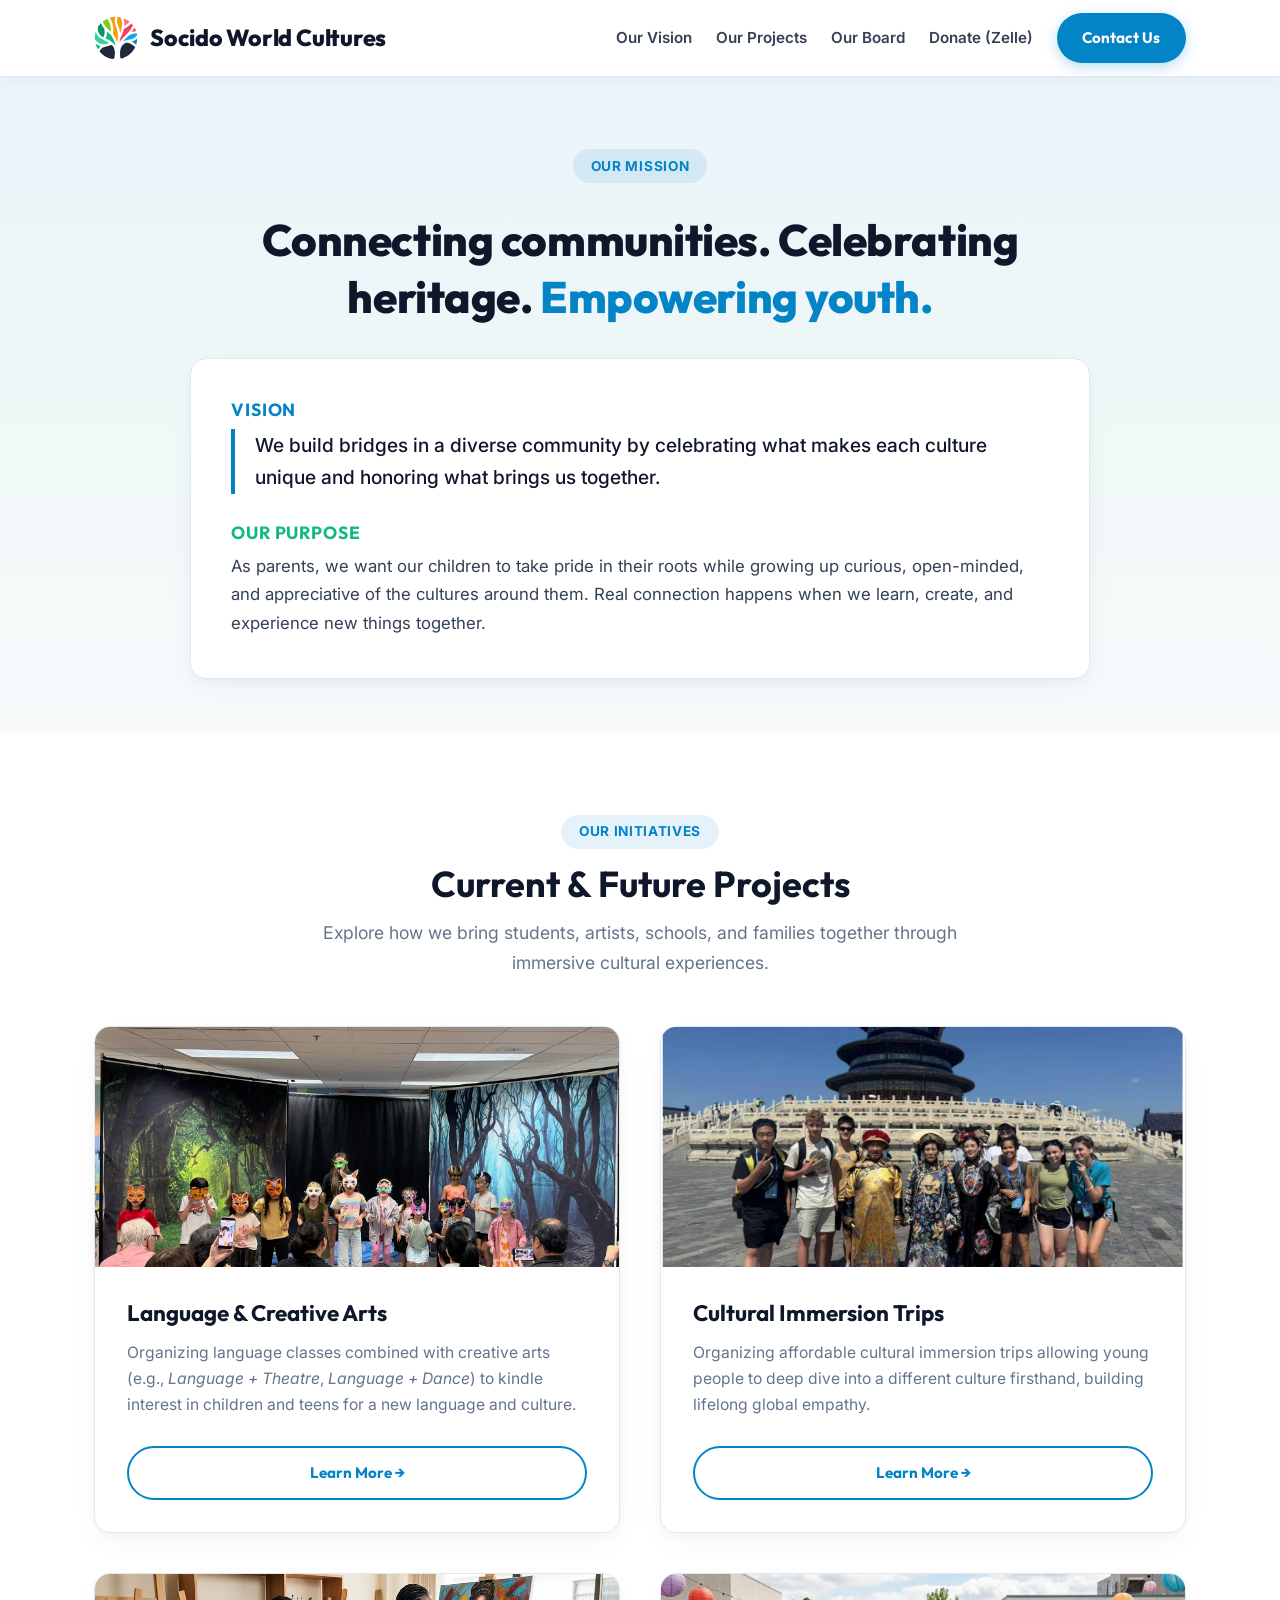
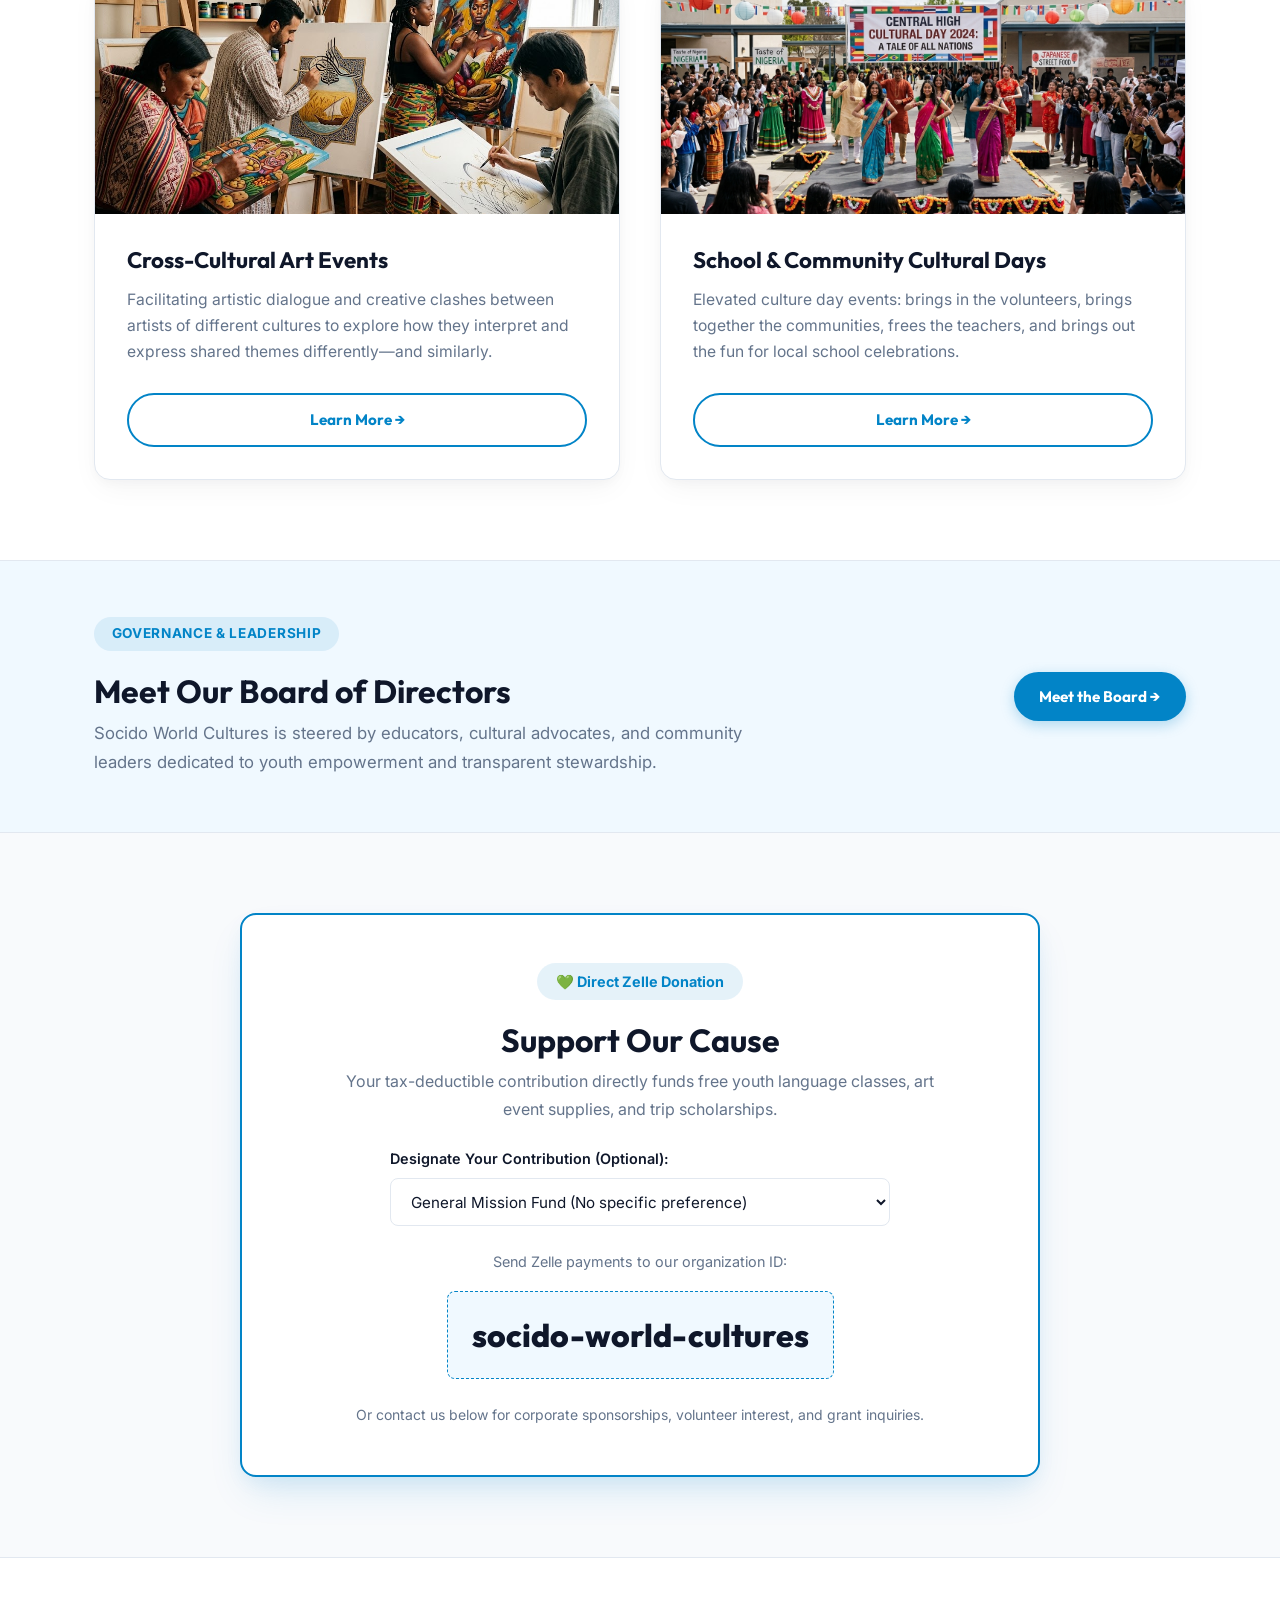
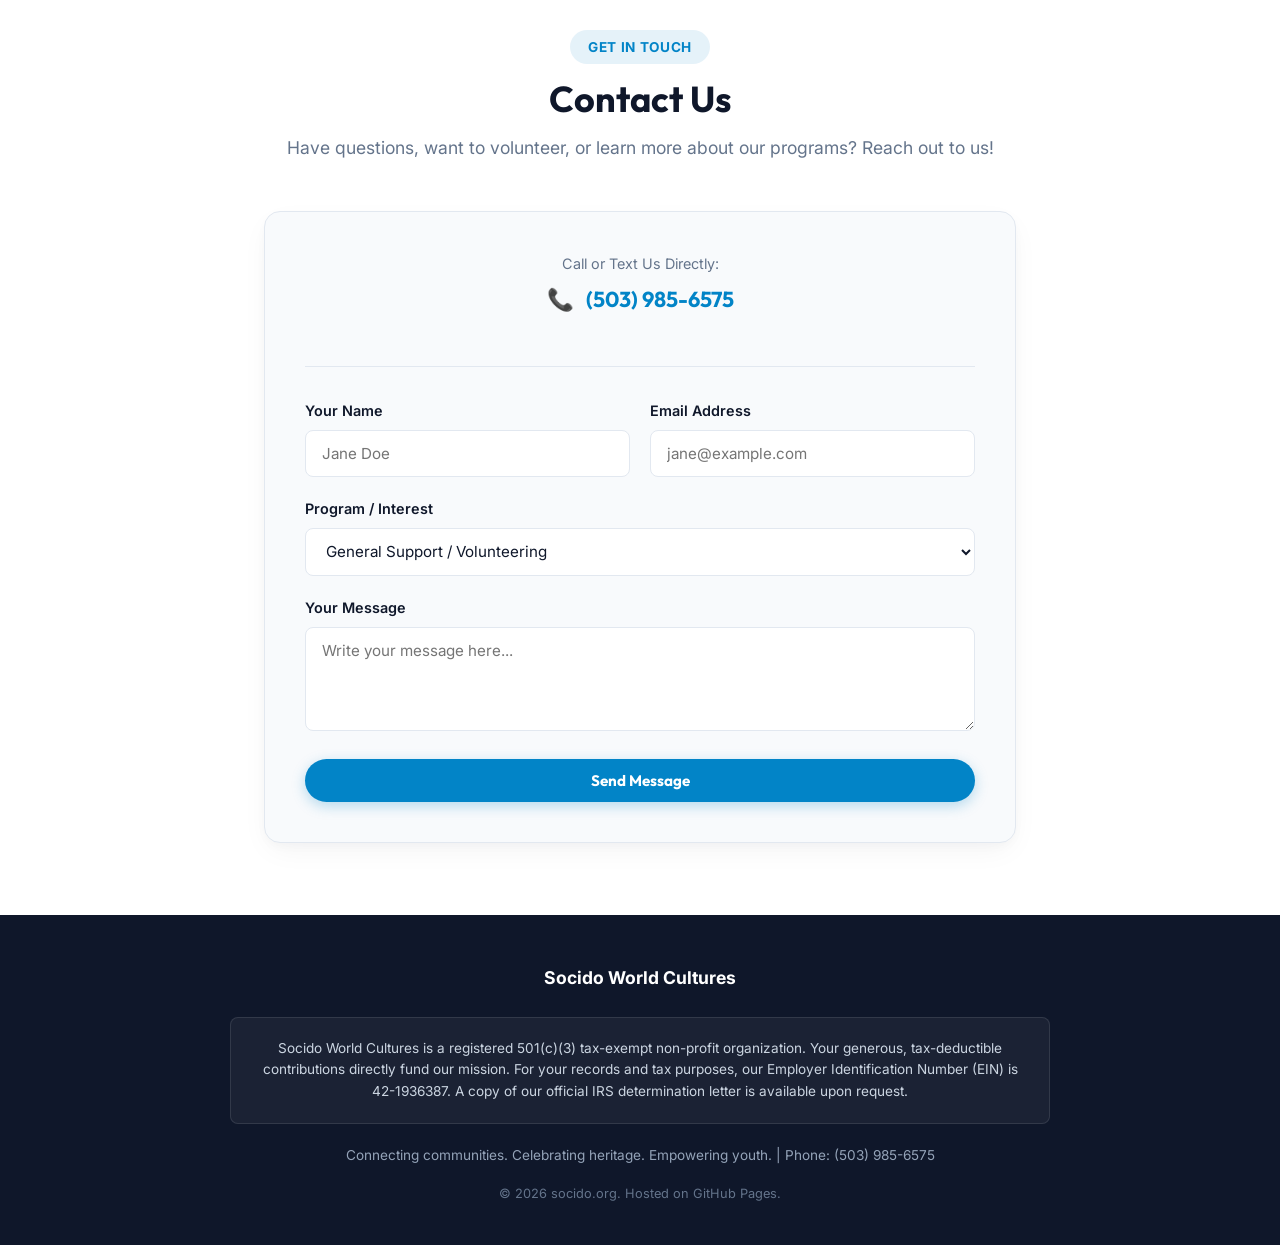
<file: index.html>
<!DOCTYPE html>
<html lang="en">
<head>
  <meta charset="UTF-8">
  <meta name="viewport" content="width=device-width, initial-scale=1.0">
  <title>Socido World Cultures — Connecting communities. Celebrating heritage. Empowering youth.</title>
  <meta name="description" content="Socido World Cultures (socido.org) is a 501(c)(3) non-profit connecting communities, celebrating heritage, and empowering youth through language & arts classes, cultural immersion trips, cross-cultural art events, and school cultural days. EIN: 42-1936387.">
  <link rel="icon" type="image/svg+xml" href="images/socido-logo.svg">
  <link rel="stylesheet" href="style.css?v=10">
</head>
<body>

  <!-- Minimal Header Bar -->
  <header class="site-header">
    <div class="container header-inner">
      <a href="index.html" class="brand-logo">
        <div class="logo-badge" aria-label="Socido World Cultures Tree Logo">
          <img src="images/socido-logo.svg" alt="Socido World Cultures Tree Logo" width="42" height="42">
        </div>
        <span>Socido World Cultures</span>
      </a>

      <nav>
        <ul class="nav-menu" id="navMenu">
          <li><a href="#vision" class="nav-link">Our Vision</a></li>
          <li><a href="#projects" class="nav-link">Our Projects</a></li>
          <li><a href="board.html" class="nav-link">Our Board</a></li>
          <li><a href="#donate" class="nav-link">Donate (Zelle)</a></li>
          <li><a href="#contact" class="btn btn-primary">Contact Us</a></li>
        </ul>
      </nav>

      <button class="mobile-toggle" id="mobileToggle" aria-label="Toggle Menu">☰</button>
    </div>
  </header>

  <main>
    <!-- Tagline & Vision Hero Section -->
    <section class="hero-vision" id="vision">
      <div class="container">
        <span class="tag">Our Mission</span>
        
        <!-- Tagline -->
        <h1 style="margin-top: 1rem; font-size: 2.75rem; color: var(--text-heading); font-weight: 800; line-height: 1.3;">
          Connecting communities. Celebrating heritage. <span class="text-highlight">Empowering youth.</span>
        </h1>

        <div class="vision-card">
          <!-- Vision -->
          <div style="margin-bottom: 1.75rem;">
            <h3 style="font-size: 1.1rem; text-transform: uppercase; color: var(--primary); letter-spacing: 0.05em; margin-bottom: 0.5rem; font-weight: 700;">Vision</h3>
            <p style="font-size: 1.2rem; font-weight: 500; line-height: 1.7; color: var(--text-heading); border-left: 4px solid var(--primary); padding-left: 1.25rem;">
              We build bridges in a diverse community by celebrating what makes each culture unique and honoring what brings us together.
            </p>
          </div>

          <!-- Our Purpose -->
          <div>
            <h3 style="font-size: 1.1rem; text-transform: uppercase; color: var(--secondary); letter-spacing: 0.05em; margin-bottom: 0.5rem; font-weight: 700;">Our Purpose</h3>
            <p style="color: var(--text-body); font-size: 1.05rem; line-height: 1.7;">
              As parents, we want our children to take pride in their roots while growing up curious, open-minded, and appreciative of the cultures around them. Real connection happens when we learn, create, and experience new things together.
            </p>
          </div>
        </div>
      </div>
    </section>

    <!-- Four Projects Boxes (Balanced 2x2 Grid) -->
    <section class="section" id="projects" style="background: #ffffff;">
      <div class="container">
        <div class="section-header">
          <span class="tag">Our Initiatives</span>
          <h2>Current & Future Projects</h2>
          <p>Explore how we bring students, artists, schools, and families together through immersive cultural experiences.</p>
        </div>

        <div class="projects-grid-2x2">
          
          <!-- Box 1: Language & Creative Arts -->
          <div class="project-box">
            <div class="project-thumb">
              <img src="images/Chinese theatre show.jpeg" alt="Language & Creative Arts - Chinese Theatre Show">
            </div>
            <div class="project-body">
              <h3>Language & Creative Arts</h3>
              <p>Organizing language classes combined with creative arts (e.g., <em>Language + Theatre</em>, <em>Language + Dance</em>) to kindle interest in children and teens for a new language and culture.</p>
              <a href="project-language-arts.html" class="btn btn-outline" style="width: 100%;">Learn More &rarr;</a>
            </div>
          </div>

          <!-- Box 2: Cultural Immersion Trips -->
          <div class="project-box">
            <div class="project-thumb">
              <img src="images/immersion trip.png" alt="Cultural Immersion Trips - Beijing Immersion">
            </div>
            <div class="project-body">
              <h3>Cultural Immersion Trips</h3>
              <p>Organizing affordable cultural immersion trips allowing young people to deep dive into a different culture firsthand, building lifelong global empathy.</p>
              <a href="project-immersion.html" class="btn btn-outline" style="width: 100%;">Learn More &rarr;</a>
            </div>
          </div>

          <!-- Box 3: Cross-Cultural Art Events -->
          <div class="project-box">
            <div class="project-thumb">
              <img src="images/artists working.jpeg" alt="Cross-Cultural Art Events - Artists Working Together">
            </div>
            <div class="project-body">
              <h3>Cross-Cultural Art Events</h3>
              <p>Facilitating artistic dialogue and creative clashes between artists of different cultures to explore how they interpret and express shared themes differently—and similarly.</p>
              <a href="project-art-events.html" class="btn btn-outline" style="width: 100%;">Learn More &rarr;</a>
            </div>
          </div>

          <!-- Box 4: School & Community Cultural Days -->
          <div class="project-box">
            <div class="project-thumb">
              <img src="images/school culture day.jpeg" alt="School & Community Cultural Days">
            </div>
            <div class="project-body">
              <h3>School & Community Cultural Days</h3>
              <p>Elevated culture day events: brings in the volunteers, brings together the communities, frees the teachers, and brings out the fun for local school celebrations.</p>
              <a href="project-cultural-days.html" class="btn btn-outline" style="width: 100%;">Learn More &rarr;</a>
            </div>
          </div>

        </div>
      </div>
    </section>

    <!-- Leadership & Governance Banner -->
    <section class="section" style="padding: 3.5rem 0; background: var(--bg-subtle); border-top: 1px solid var(--border-light); border-bottom: 1px solid var(--border-light);">
      <div class="container" style="display: flex; align-items: center; justify-content: space-between; gap: 2rem; flex-wrap: wrap;">
        <div style="max-width: 680px;">
          <span class="tag">Governance & Leadership</span>
          <h2 style="font-size: 2rem; margin-top: 0.5rem; margin-bottom: 0.5rem;">Meet Our Board of Directors</h2>
          <p style="color: var(--text-muted); font-size: 1.05rem;">Socido World Cultures is steered by educators, cultural advocates, and community leaders dedicated to youth empowerment and transparent stewardship.</p>
        </div>
        <div>
          <a href="board.html" class="btn btn-primary" style="white-space: nowrap;">Meet the Board &rarr;</a>
        </div>
      </div>
    </section>

    <!-- Donation Box (Zelle Info & Program Designation Dropdown) -->
    <section class="section" id="donate">
      <div class="container">
        <div class="donation-box">
          <div class="zelle-badge">💚 Direct Zelle Donation</div>
          <h2 style="font-size: 2rem; margin-bottom: 0.5rem;">Support Our Cause</h2>
          <p style="color: var(--text-muted); max-width: 620px; margin: 0 auto;">Your tax-deductible contribution directly funds free youth language classes, art event supplies, and trip scholarships.</p>

          <!-- Contribution Purpose Dropdown (Optional Choice Included) -->
          <div class="donation-select-group">
            <label for="donationPurpose">Designate Your Contribution (Optional):</label>
            <select id="donationPurpose">
              <option value="">General Mission Fund (No specific preference)</option>
              <option value="Language & Creative Arts">Language & Creative Arts (Free Classes & Theatre Camps)</option>
              <option value="Cultural Immersion Trips">Cultural Immersion Trips (Youth Travel Scholarships)</option>
              <option value="Cross-Cultural Art Events">Cross-Cultural Art Events & Exhibitions</option>
              <option value="School & Community Cultural Days">School & Community Cultural Days</option>
            </select>
          </div>

          <div style="margin-top: 1.5rem;">
            <span style="font-size: 0.9rem; color: var(--text-muted); display: block;">Send Zelle payments to our organization ID:</span>
            <div class="zelle-handle">socido-world-cultures</div>
          </div>
          
          <p style="font-size: 0.875rem; color: var(--text-muted); margin-top: 0.5rem;">Or contact us below for corporate sponsorships, volunteer interest, and grant inquiries.</p>
        </div>
      </div>
    </section>

    <!-- Contact Us Area -->
    <section class="section contact-section" id="contact">
      <div class="container" style="max-width: 800px;">
        <div class="section-header">
          <span class="tag">Get In Touch</span>
          <h2>Contact Us</h2>
          <p>Have questions, want to volunteer, or learn more about our programs? Reach out to us!</p>
        </div>

        <div class="contact-card">
          <!-- Phone Badge -->
          <div style="text-align: center; margin-bottom: 2rem; padding-bottom: 1.5rem; border-bottom: 1px solid var(--border-light);">
            <span style="font-size: 0.9rem; color: var(--text-muted); display: block; margin-bottom: 0.3rem;">Call or Text Us Directly:</span>
            <div class="phone-badge">
              <span>📞</span>
              <a href="tel:5039856575" style="color: var(--primary);">(503) 985-6575</a>
            </div>
          </div>

          <!-- Working Email Form -->
          <form action="https://formsubmit.co/cici.socido@gmail.com" method="POST">
            <input type="hidden" name="_subject" value="New Inquiry from socido.org">
            <input type="hidden" name="_template" value="table">
            <input type="hidden" name="_captcha" value="false">

            <div style="display: grid; grid-template-columns: 1fr 1fr; gap: 1.25rem;">
              <div class="form-group">
                <label>Your Name</label>
                <input type="text" name="name" required placeholder="Jane Doe">
              </div>
              <div class="form-group">
                <label>Email Address</label>
                <input type="email" name="email" required placeholder="jane@example.com">
              </div>
            </div>

            <div class="form-group">
              <label>Program / Interest</label>
              <select name="interest">
                <option value="General Support / Volunteering">General Support / Volunteering</option>
                <option value="Language & Creative Arts">Language & Creative Arts</option>
                <option value="Cultural Immersion Trips">Cultural Immersion Trips</option>
                <option value="Cross-Cultural Art Events">Cross-Cultural Art Events</option>
                <option value="School & Community Cultural Days">School & Community Cultural Days</option>
              </select>
            </div>

            <div class="form-group">
              <label>Your Message</label>
              <textarea name="message" rows="4" required placeholder="Write your message here..."></textarea>
            </div>

            <button type="submit" class="btn btn-primary" style="width: 100%;">Send Message</button>
          </form>
        </div>
      </div>
    </section>
  </main>

  <!-- Footer with 501(c)(3) Non-Profit Status -->
  <footer class="site-footer">
    <div class="container">
      <p style="margin-bottom: 0.5rem; font-weight: 700; font-size: 1.1rem; color: #ffffff;">Socido World Cultures</p>
      
      <!-- 501(c)(3) Disclaimer Paragraph -->
      <div class="nonprofit-disclaimer">
        Socido World Cultures is a registered 501(c)(3) tax-exempt non-profit organization. Your generous, tax-deductible contributions directly fund our mission. For your records and tax purposes, our Employer Identification Number (EIN) is 42-1936387. A copy of our official IRS determination letter is available upon request.
      </div>

      <p style="color: #94a3b8; font-size: 0.85rem;">Connecting communities. Celebrating heritage. Empowering youth. | Phone: (503) 985-6575</p>
      <p style="color: #64748b; font-size: 0.8rem; margin-top: 1rem;">&copy; 2026 socido.org. Hosted on GitHub Pages.</p>
    </div>
  </footer>

  <script src="script.js"></script>
</body>
</html>
</file>
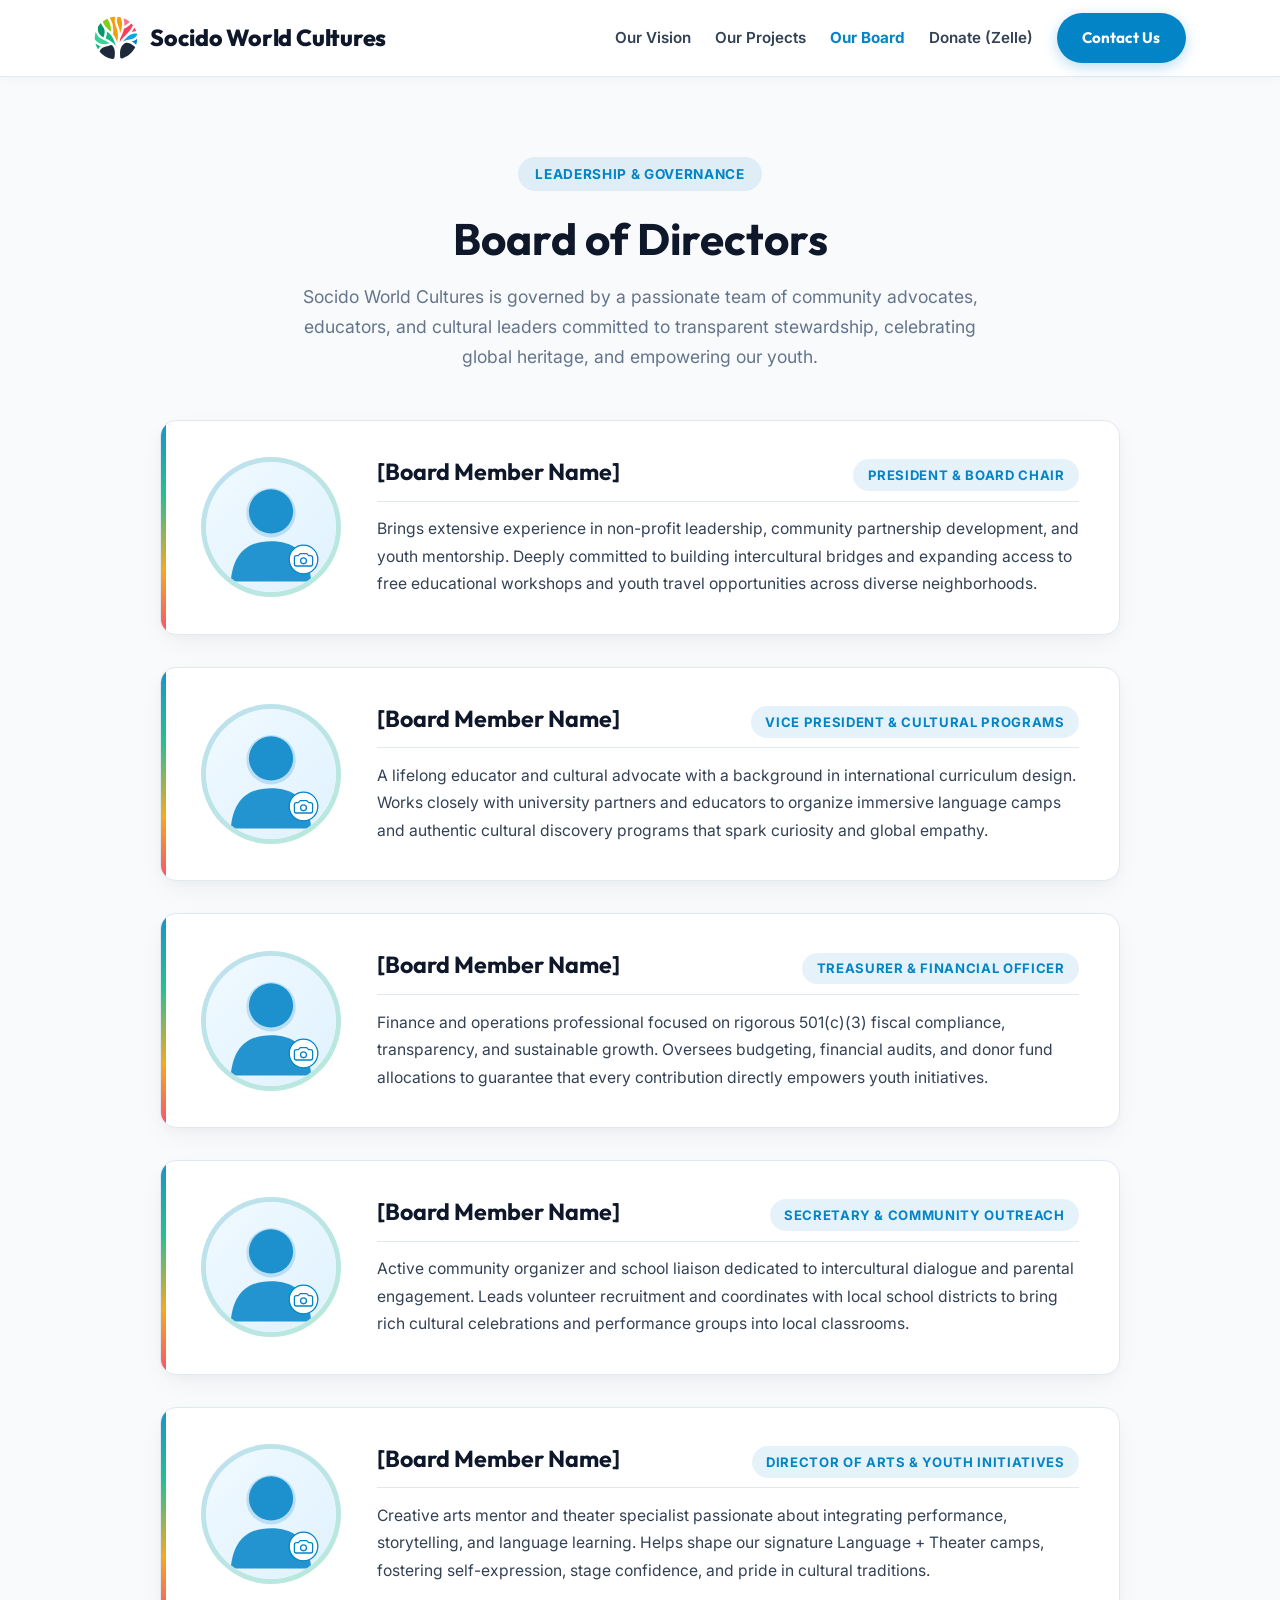
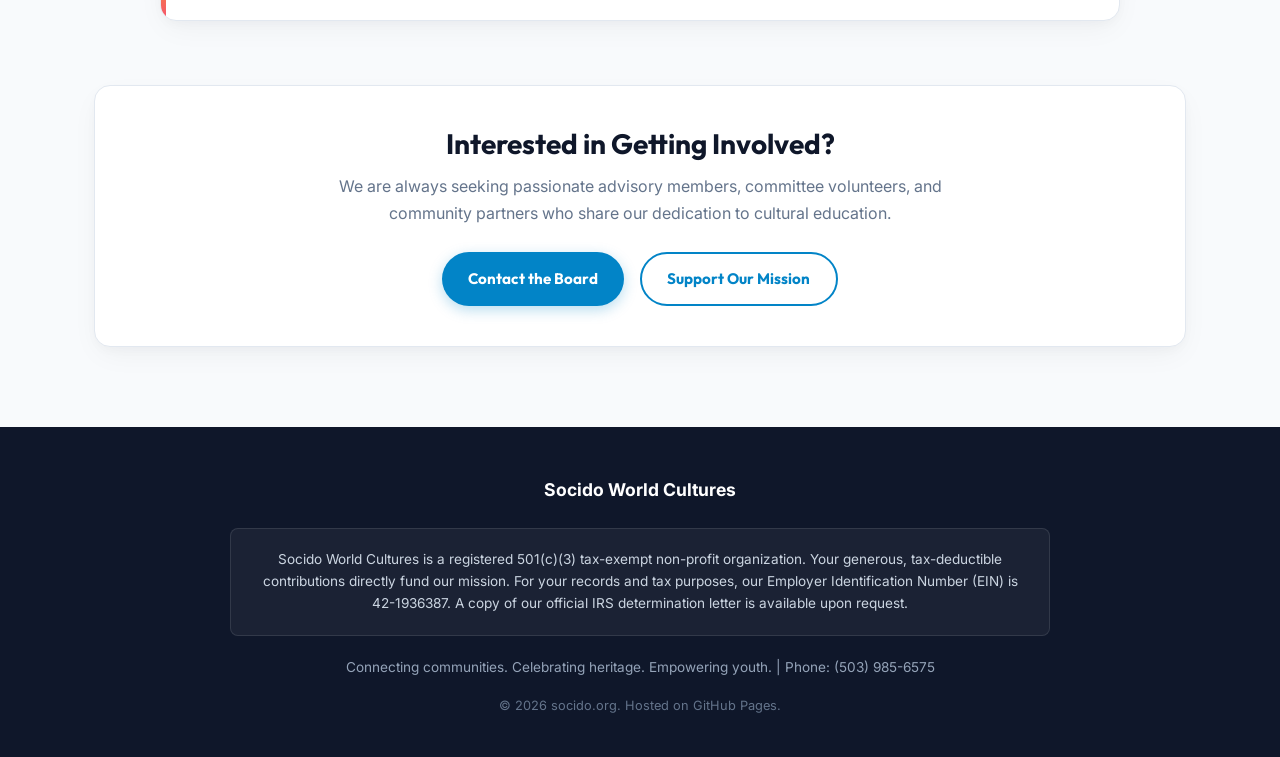
<file: board.html>
<!DOCTYPE html>
<html lang="en">
<head>
  <meta charset="UTF-8">
  <meta name="viewport" content="width=device-width, initial-scale=1.0">
  <title>Board of Directors — Socido World Cultures</title>
  <meta name="description" content="Meet the Board of Directors of Socido World Cultures, dedicated community leaders and educators empowering youth and celebrating global heritage.">
  <link rel="icon" type="image/svg+xml" href="images/socido-logo.svg">
  <link rel="stylesheet" href="style.css?v=10">
</head>
<body>

  <!-- Minimal Header Bar -->
  <header class="site-header">
    <div class="container header-inner">
      <a href="index.html" class="brand-logo">
        <div class="logo-badge" aria-label="Socido World Cultures Tree Logo">
          <img src="images/socido-logo.svg" alt="Socido World Cultures Tree Logo" width="42" height="42">
        </div>
        <span>Socido World Cultures</span>
      </a>

      <nav>
        <ul class="nav-menu" id="navMenu">
          <li><a href="index.html#vision" class="nav-link">Our Vision</a></li>
          <li><a href="index.html#projects" class="nav-link">Our Projects</a></li>
          <li><a href="board.html" class="nav-link" style="color: var(--primary); font-weight: 700;">Our Board</a></li>
          <li><a href="index.html#donate" class="nav-link">Donate (Zelle)</a></li>
          <li><a href="index.html#contact" class="btn btn-primary">Contact Us</a></li>
        </ul>
      </nav>

      <button class="mobile-toggle" id="mobileToggle" aria-label="Toggle Menu">☰</button>
    </div>
  </header>

  <main>
    <section class="section">
      <div class="container">
        
        <!-- Section Header -->
        <div class="section-header">
          <span class="tag">Leadership & Governance</span>
          <h1 style="font-size: 2.75rem; margin-top: 0.5rem; margin-bottom: 1rem;">Board of Directors</h1>
          <p>
            Socido World Cultures is governed by a passionate team of community advocates, educators, and cultural leaders committed to transparent stewardship, celebrating global heritage, and empowering our youth.
          </p>
        </div>

        <!-- 5 Board Members List (Vertical Layout - One Below Another) -->
        <div class="board-list">
          
          <!-- Board Member 1 -->
          <div class="board-card">
            <div class="board-photo-wrap">
              <img src="images/board-placeholder.svg" alt="Board Member 1 Placeholder" class="board-photo">
            </div>
            <div class="board-content">
              <div class="board-header-info">
                <h3>[Board Member Name]</h3>
                <span class="board-role">President & Board Chair</span>
              </div>
              <p class="board-bio">
                Brings extensive experience in non-profit leadership, community partnership development, and youth mentorship. Deeply committed to building intercultural bridges and expanding access to free educational workshops and youth travel opportunities across diverse neighborhoods.
              </p>
            </div>
          </div>

          <!-- Board Member 2 -->
          <div class="board-card">
            <div class="board-photo-wrap">
              <img src="images/board-placeholder.svg" alt="Board Member 2 Placeholder" class="board-photo">
            </div>
            <div class="board-content">
              <div class="board-header-info">
                <h3>[Board Member Name]</h3>
                <span class="board-role">Vice President & Cultural Programs</span>
              </div>
              <p class="board-bio">
                A lifelong educator and cultural advocate with a background in international curriculum design. Works closely with university partners and educators to organize immersive language camps and authentic cultural discovery programs that spark curiosity and global empathy.
              </p>
            </div>
          </div>

          <!-- Board Member 3 -->
          <div class="board-card">
            <div class="board-photo-wrap">
              <img src="images/board-placeholder.svg" alt="Board Member 3 Placeholder" class="board-photo">
            </div>
            <div class="board-content">
              <div class="board-header-info">
                <h3>[Board Member Name]</h3>
                <span class="board-role">Treasurer & Financial Officer</span>
              </div>
              <p class="board-bio">
                Finance and operations professional focused on rigorous 501(c)(3) fiscal compliance, transparency, and sustainable growth. Oversees budgeting, financial audits, and donor fund allocations to guarantee that every contribution directly empowers youth initiatives.
              </p>
            </div>
          </div>

          <!-- Board Member 4 -->
          <div class="board-card">
            <div class="board-photo-wrap">
              <img src="images/board-placeholder.svg" alt="Board Member 4 Placeholder" class="board-photo">
            </div>
            <div class="board-content">
              <div class="board-header-info">
                <h3>[Board Member Name]</h3>
                <span class="board-role">Secretary & Community Outreach</span>
              </div>
              <p class="board-bio">
                Active community organizer and school liaison dedicated to intercultural dialogue and parental engagement. Leads volunteer recruitment and coordinates with local school districts to bring rich cultural celebrations and performance groups into local classrooms.
              </p>
            </div>
          </div>

          <!-- Board Member 5 -->
          <div class="board-card">
            <div class="board-photo-wrap">
              <img src="images/board-placeholder.svg" alt="Board Member 5 Placeholder" class="board-photo">
            </div>
            <div class="board-content">
              <div class="board-header-info">
                <h3>[Board Member Name]</h3>
                <span class="board-role">Director of Arts & Youth Initiatives</span>
              </div>
              <p class="board-bio">
                Creative arts mentor and theater specialist passionate about integrating performance, storytelling, and language learning. Helps shape our signature Language + Theater camps, fostering self-expression, stage confidence, and pride in cultural traditions.
              </p>
            </div>
          </div>

        </div>

        <!-- Join / Support Callout -->
        <div style="background: #ffffff; padding: 2.5rem; border-radius: var(--radius-md); border: 1px solid var(--border-light); box-shadow: var(--shadow-card); text-align: center; margin-top: 4rem;">
          <h2 style="font-size: 1.75rem; margin-bottom: 0.75rem;">Interested in Getting Involved?</h2>
          <p style="color: var(--text-muted); font-size: 1rem; max-width: 620px; margin: 0 auto 1.5rem auto;">
            We are always seeking passionate advisory members, committee volunteers, and community partners who share our dedication to cultural education.
          </p>
          <div style="display: flex; gap: 1rem; justify-content: center; flex-wrap: wrap;">
            <a href="index.html#contact" class="btn btn-primary">Contact the Board</a>
            <a href="index.html#donate" class="btn btn-outline">Support Our Mission</a>
          </div>
        </div>

      </div>
    </section>
  </main>

  <!-- Footer with 501(c)(3) Non-Profit Status -->
  <footer class="site-footer">
    <div class="container">
      <p style="margin-bottom: 0.5rem; font-weight: 700; font-size: 1.1rem; color: #ffffff;">Socido World Cultures</p>
      
      <div class="nonprofit-disclaimer">
        Socido World Cultures is a registered 501(c)(3) tax-exempt non-profit organization. Your generous, tax-deductible contributions directly fund our mission. For your records and tax purposes, our Employer Identification Number (EIN) is 42-1936387. A copy of our official IRS determination letter is available upon request.
      </div>

      <p style="color: #94a3b8; font-size: 0.85rem;">Connecting communities. Celebrating heritage. Empowering youth. | Phone: (503) 985-6575</p>
      <p style="color: #64748b; font-size: 0.8rem; margin-top: 1rem;">&copy; 2026 socido.org. Hosted on GitHub Pages.</p>
    </div>
  </footer>

  <script src="script.js"></script>
</body>
</html>
</file>
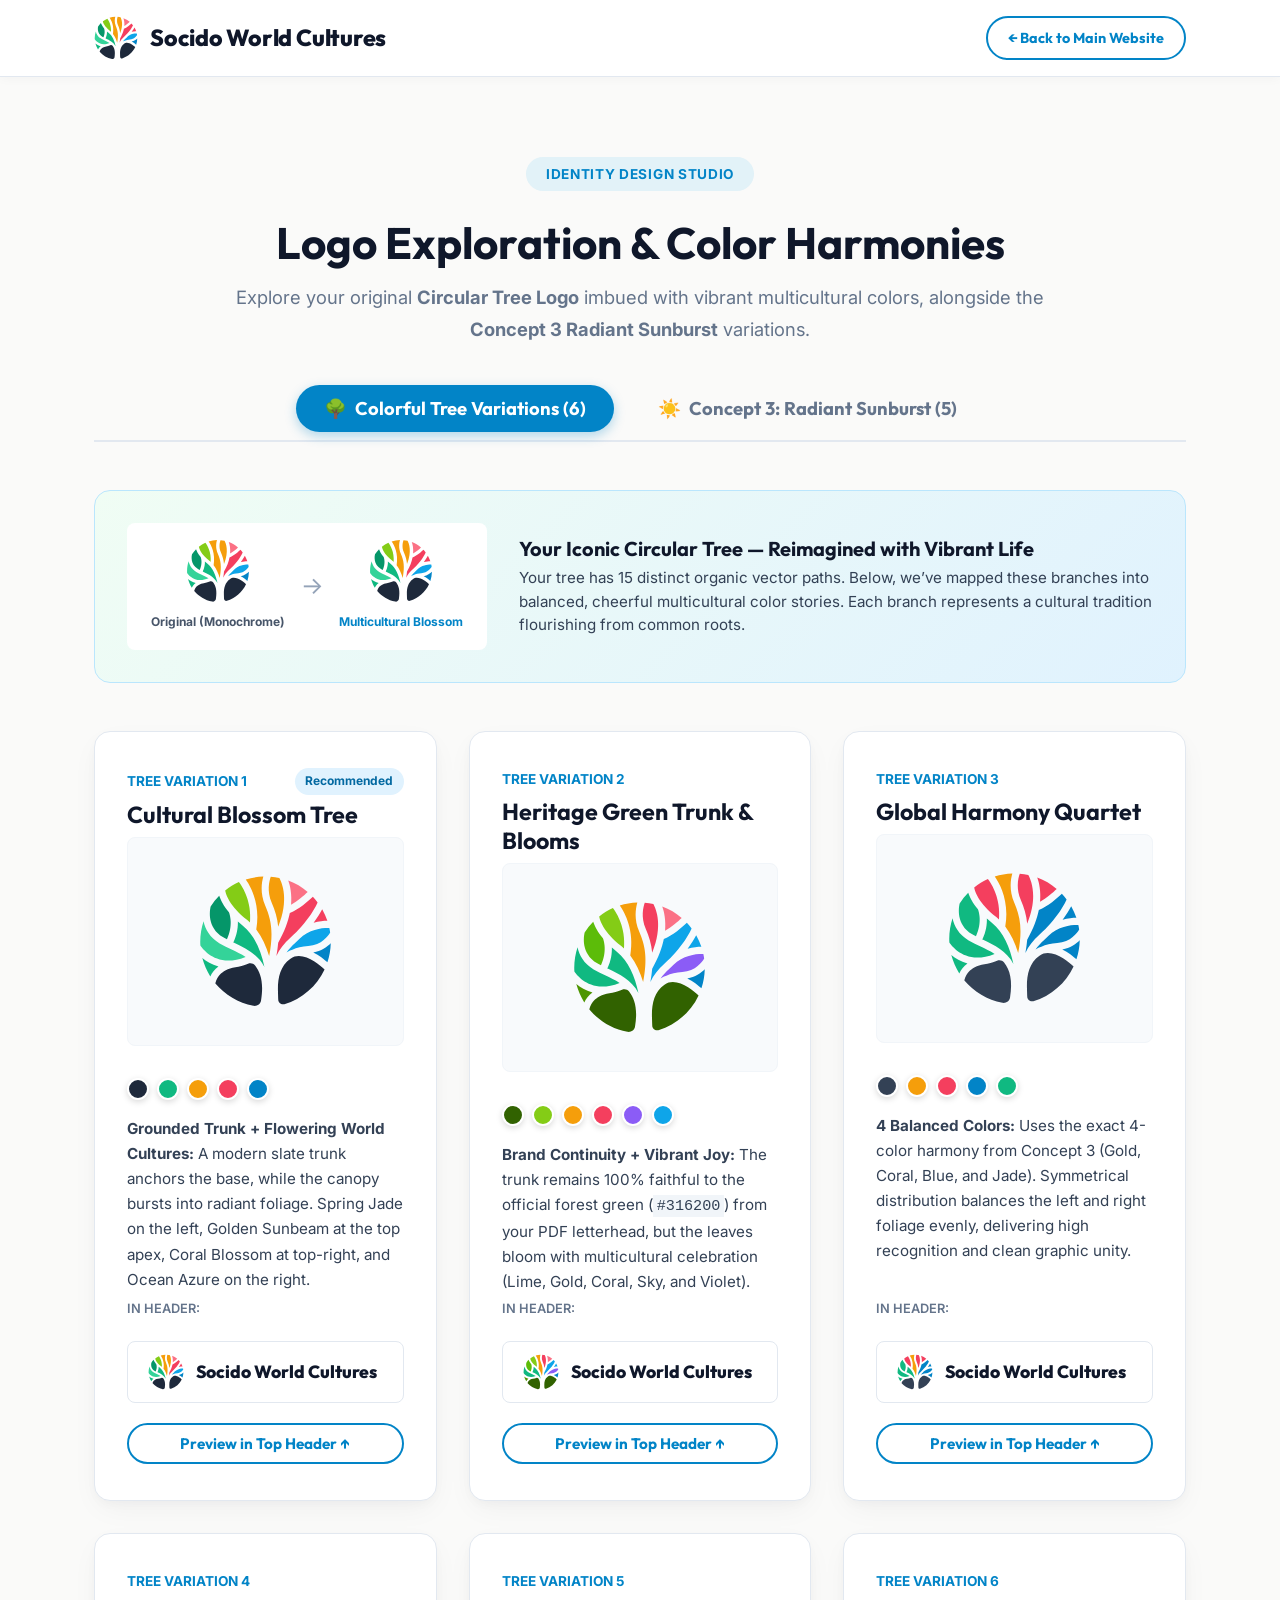
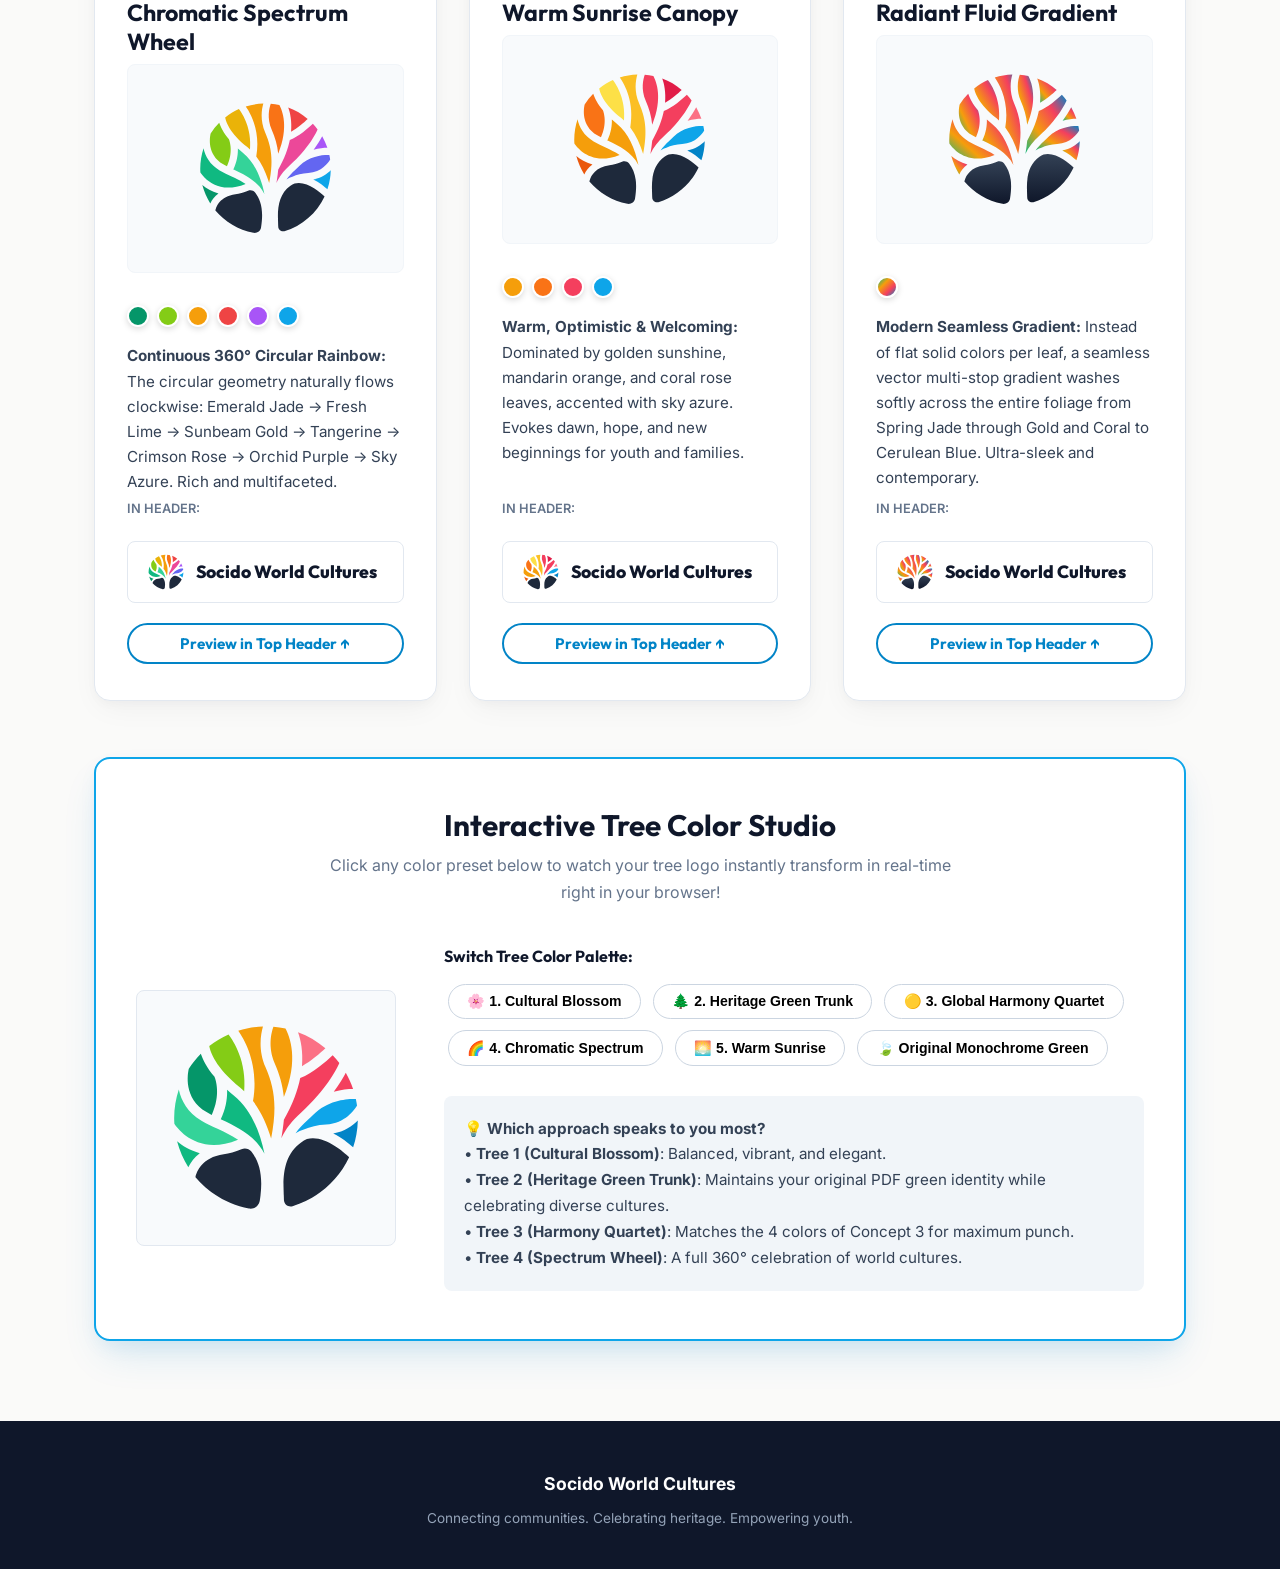
<file: logo-showcase.html>
<!DOCTYPE html>
<html lang="en">
<head>
  <meta charset="UTF-8">
  <meta name="viewport" content="width=device-width, initial-scale=1.0">
  <title>Logo Design & Color Studio — Socido World Cultures</title>
  <link rel="stylesheet" href="style.css?v=10">
  <style>
    .studio-header {
      text-align: center;
      max-width: 820px;
      margin: 0 auto 2.5rem auto;
    }
    
    /* Navigation Tabs */
    .tab-nav {
      display: flex;
      justify-content: center;
      gap: 1rem;
      margin-bottom: 3rem;
      border-bottom: 2px solid #e2e8f0;
      padding-bottom: 0.5rem;
    }
    .tab-btn {
      background: none;
      border: none;
      font-size: 1.15rem;
      font-weight: 700;
      font-family: var(--font-heading);
      color: var(--text-muted);
      padding: 0.75rem 1.75rem;
      border-radius: 50px;
      cursor: pointer;
      transition: all 0.25s ease;
      display: inline-flex;
      align-items: center;
      gap: 0.5rem;
    }
    .tab-btn:hover {
      color: #0284c7;
      background: rgba(14, 165, 233, 0.08);
    }
    .tab-btn.active {
      color: #ffffff;
      background: #0284c7;
      box-shadow: 0 4px 12px rgba(2, 132, 199, 0.3);
    }

    .tab-content {
      display: none;
    }
    .tab-content.active {
      display: block;
      animation: fadeIn 0.35s ease;
    }
    @keyframes fadeIn {
      from { opacity: 0; transform: translateY(8px); }
      to { opacity: 1; transform: translateY(0); }
    }

    .variation-grid {
      display: grid;
      grid-template-columns: repeat(auto-fit, minmax(340px, 1fr));
      gap: 2rem;
      margin-bottom: 3.5rem;
    }
    .var-card {
      background: #ffffff;
      border: 1px solid var(--border-light);
      border-radius: var(--radius-md);
      padding: 2.25rem 2rem;
      box-shadow: var(--shadow-card);
      transition: var(--transition);
      display: flex;
      flex-direction: column;
      position: relative;
    }
    .var-card:hover {
      transform: translateY(-5px);
      box-shadow: var(--shadow-hover);
      border-color: #0ea5e9;
    }
    .var-preview-box {
      background: #f8fafc;
      border: 1px solid #f1f5f9;
      border-radius: var(--radius-sm);
      padding: 2.25rem;
      display: flex;
      align-items: center;
      justify-content: center;
      margin-bottom: 1.25rem;
      min-height: 200px;
    }
    .var-preview-box img {
      width: 135px;
      height: 135px;
      transition: transform 0.35s ease;
    }
    .var-card:hover .var-preview-box img {
      transform: scale(1.08);
    }
    .palette-dots {
      display: flex;
      gap: 0.5rem;
      margin: 0.75rem 0 1rem 0;
      align-items: center;
      flex-wrap: wrap;
    }
    .p-dot {
      width: 22px;
      height: 22px;
      border-radius: 50%;
      border: 2px solid #ffffff;
      box-shadow: 0 2px 6px rgba(0,0,0,0.15);
      cursor: pointer;
    }
    .header-preview-sample {
      background: #ffffff;
      border: 1px solid var(--border-light);
      border-radius: 8px;
      padding: 0.75rem 1.25rem;
      display: flex;
      align-items: center;
      gap: 0.75rem;
      font-family: var(--font-heading);
      font-weight: 800;
      font-size: 1.1rem;
      color: #0f172a;
      margin: 1.25rem 0;
    }
    .header-preview-sample img {
      width: 36px;
      height: 36px;
    }

    /* Interactive Live Tuners */
    .interactive-tuner-card {
      background: #ffffff;
      border: 2px solid #0ea5e9;
      border-radius: var(--radius-md);
      padding: 3rem 2.5rem;
      box-shadow: var(--shadow-hover);
      margin-top: 3rem;
    }
    .tuner-layout {
      display: grid;
      grid-template-columns: 260px 1fr;
      gap: 3rem;
      align-items: center;
    }
    @media (max-width: 768px) {
      .tuner-layout {
        grid-template-columns: 1fr;
        text-align: center;
      }
    }
    .custom-svg-display {
      display: flex;
      justify-content: center;
      align-items: center;
      background: #f8fafc;
      padding: 2rem;
      border-radius: var(--radius-sm);
      border: 1px solid #e2e8f0;
    }
    .color-preset-btn {
      display: inline-flex;
      align-items: center;
      gap: 0.5rem;
      padding: 0.55rem 1.15rem;
      background: #ffffff;
      border: 1px solid #cbd5e1;
      border-radius: 50px;
      font-size: 0.88rem;
      font-weight: 600;
      cursor: pointer;
      margin: 0.35rem 0.25rem;
      transition: all 0.2s ease;
    }
    .color-preset-btn:hover {
      border-color: #0ea5e9;
      background: #f0f9ff;
      color: #0284c7;
    }
    .comparison-banner {
      background: linear-gradient(135deg, #f0fdf4 0%, #e0f2fe 100%);
      border: 1px solid #bae6fd;
      border-radius: var(--radius-md);
      padding: 2rem;
      margin-bottom: 3rem;
      display: flex;
      align-items: center;
      gap: 2rem;
      flex-wrap: wrap;
    }
    @media (max-width: 768px) {
      .comparison-banner {
        flex-direction: column;
        text-align: center;
      }
    }
  </style>
</head>
<body style="background: #fafaf9;">

  <!-- Site Header Preview -->
  <header class="site-header" id="demoHeader">
    <div class="container header-inner">
      <a href="index.html" class="brand-logo">
        <div class="logo-badge" id="demoLogoBadge">
          <img src="images/logo-concepts/tree-var1-cultural-blossom.svg" alt="Active Demo Logo" width="44" height="44">
        </div>
        <span>Socido World Cultures</span>
      </a>
      <a href="index.html" class="btn btn-outline" style="padding: 0.5rem 1.25rem; font-size: 0.9rem;">&larr; Back to Main Website</a>
    </div>
  </header>

  <main>
    <section class="section">
      <div class="container">
        
        <div class="studio-header">
          <span class="tag" style="background: rgba(14, 165, 233, 0.1); color: #0284c7; padding: 0.35rem 1.25rem; border-radius: 50px; font-weight: 700; font-size: 0.85rem; text-transform: uppercase;">Identity Design Studio</span>
          <h1 style="font-size: 2.75rem; margin-top: 0.75rem; margin-bottom: 0.75rem;">Logo Exploration & Color Harmonies</h1>
          <p style="color: var(--text-muted); font-size: 1.15rem;">
            Explore your original <strong>Circular Tree Logo</strong> imbued with vibrant multicultural colors, alongside the <strong>Concept 3 Radiant Sunburst</strong> variations.
          </p>
        </div>

        <!-- Tab Controls -->
        <div class="tab-nav">
          <button class="tab-btn active" id="tabTreeBtn" onclick="switchTab('tree')">
            <span>🌳</span> Colorful Tree Variations (6)
          </button>
          <button class="tab-btn" id="tabSunBtn" onclick="switchTab('sun')">
            <span>☀️</span> Concept 3: Radiant Sunburst (5)
          </button>
        </div>

        <!-- ============================================================= -->
        <!-- TAB 1: COLORFUL TREE LOGO VARIATIONS                         -->
        <!-- ============================================================= -->
        <div id="treeTab" class="tab-content active">

          <!-- Original vs Colorful Comparison Intro -->
          <div class="comparison-banner">
            <div style="flex: 0 0 auto; display: flex; align-items: center; gap: 1rem; background: #ffffff; padding: 1rem 1.5rem; border-radius: var(--radius-sm); box-shadow: var(--shadow-sm);">
              <div style="text-align: center;">
                <img src="images/socido-logo.svg" alt="Original Green Tree" width="64" height="64" style="display:block; margin: 0 auto 0.25rem auto;">
                <span style="font-size: 0.75rem; font-weight: 700; color: #475569;">Original (Monochrome)</span>
              </div>
              <span style="font-size: 1.5rem; color: #94a3b8;">&rarr;</span>
              <div style="text-align: center;">
                <img src="images/logo-concepts/tree-var1-cultural-blossom.svg" alt="Colorful Tree" width="64" height="64" style="display:block; margin: 0 auto 0.25rem auto;">
                <span style="font-size: 0.75rem; font-weight: 700; color: #0284c7;">Multicultural Blossom</span>
              </div>
            </div>
            <div style="flex: 1 1 300px;">
              <h3 style="margin: 0 0 0.35rem 0; font-size: 1.25rem; color: #0f172a;">Your Iconic Circular Tree — Reimagined with Vibrant Life</h3>
              <p style="margin: 0; color: #334155; font-size: 0.95rem; line-height: 1.55;">
                Your tree has 15 distinct organic vector paths. Below, we’ve mapped these branches into balanced, cheerful multicultural color stories. Each branch represents a cultural tradition flourishing from common roots.
              </p>
            </div>
          </div>

          <!-- Tree Variation Cards Grid -->
          <div class="variation-grid">

            <!-- Tree Variation 1: Cultural Blossom -->
            <div class="var-card">
              <div style="display: flex; justify-content: space-between; align-items: center;">
                <span style="font-size: 0.85rem; font-weight: 700; color: #0284c7; text-transform: uppercase;">Tree Variation 1</span>
                <span style="font-size: 0.75rem; background: #e0f2fe; color: #0369a1; padding: 0.2rem 0.65rem; border-radius: 50px; font-weight: 700;">Recommended</span>
              </div>
              <h3 style="font-size: 1.45rem; margin: 0.35rem 0 0.5rem 0;">Cultural Blossom Tree</h3>
              
              <div class="var-preview-box">
                <img src="images/logo-concepts/tree-var1-cultural-blossom.svg" alt="Tree Variation 1: Cultural Blossom">
              </div>

              <div class="palette-dots">
                <div class="p-dot" style="background: #1E293B;" title="Grounded Slate Trunk #1E293B"></div>
                <div class="p-dot" style="background: #10B981;" title="Emerald Jade #10B981"></div>
                <div class="p-dot" style="background: #F59E0B;" title="Sunbeam Gold #F59E0B"></div>
                <div class="p-dot" style="background: #F43F5E;" title="Coral Rose #F43F5E"></div>
                <div class="p-dot" style="background: #0284C7;" title="Ocean Blue #0284C7"></div>
              </div>

              <p style="color: var(--text-body); font-size: 0.95rem; line-height: 1.65;">
                <strong>Grounded Trunk + Flowering World Cultures:</strong> A modern slate trunk anchors the base, while the canopy bursts into radiant foliage. Spring Jade on the left, Golden Sunbeam at the top apex, Coral Blossom at top-right, and Ocean Azure on the right.
              </p>

              <div style="margin-top: auto;">
                <span style="font-size: 0.8rem; text-transform: uppercase; color: var(--text-muted); font-weight: 600;">In Header:</span>
                <div class="header-preview-sample">
                  <img src="images/logo-concepts/tree-var1-cultural-blossom.svg" alt="Preview">
                  <span>Socido World Cultures</span>
                </div>
                <button class="btn btn-outline" style="width: 100%; padding: 0.55rem;" onclick="setDemoLogo('images/logo-concepts/tree-var1-cultural-blossom.svg')">Preview in Top Header &uarr;</button>
              </div>
            </div>

            <!-- Tree Variation 2: Original Forest Trunk + Vivid Canopy -->
            <div class="var-card">
              <span style="font-size: 0.85rem; font-weight: 700; color: #0284c7; text-transform: uppercase;">Tree Variation 2</span>
              <h3 style="font-size: 1.45rem; margin: 0.35rem 0 0.5rem 0;">Heritage Green Trunk & Blooms</h3>

              <div class="var-preview-box">
                <img src="images/logo-concepts/tree-var2-green-trunk-vivid.svg" alt="Tree Variation 2: Heritage Green Trunk">
              </div>

              <div class="palette-dots">
                <div class="p-dot" style="background: #316200;" title="Original Socido Forest Green #316200"></div>
                <div class="p-dot" style="background: #84CC16;" title="Lime #84CC16"></div>
                <div class="p-dot" style="background: #F59E0B;" title="Sun Gold #F59E0B"></div>
                <div class="p-dot" style="background: #F43F5E;" title="Coral #F43F5E"></div>
                <div class="p-dot" style="background: #8B5CF6;" title="Violet #8B5CF6"></div>
                <div class="p-dot" style="background: #0EA5E9;" title="Sky Blue #0EA5E9"></div>
              </div>

              <p style="color: var(--text-body); font-size: 0.95rem; line-height: 1.65;">
                <strong>Brand Continuity + Vibrant Joy:</strong> The trunk remains 100% faithful to the official forest green (<code style="background:#f1f5f9; padding:2px 4px;">#316200</code>) from your PDF letterhead, but the leaves bloom with multicultural celebration (Lime, Gold, Coral, Sky, and Violet).
              </p>

              <div style="margin-top: auto;">
                <span style="font-size: 0.8rem; text-transform: uppercase; color: var(--text-muted); font-weight: 600;">In Header:</span>
                <div class="header-preview-sample">
                  <img src="images/logo-concepts/tree-var2-green-trunk-vivid.svg" alt="Preview">
                  <span>Socido World Cultures</span>
                </div>
                <button class="btn btn-outline" style="width: 100%; padding: 0.55rem;" onclick="setDemoLogo('images/logo-concepts/tree-var2-green-trunk-vivid.svg')">Preview in Top Header &uarr;</button>
              </div>
            </div>

            <!-- Tree Variation 3: Global Harmony Quartet -->
            <div class="var-card">
              <span style="font-size: 0.85rem; font-weight: 700; color: #0284c7; text-transform: uppercase;">Tree Variation 3</span>
              <h3 style="font-size: 1.45rem; margin: 0.35rem 0 0.5rem 0;">Global Harmony Quartet</h3>

              <div class="var-preview-box">
                <img src="images/logo-concepts/tree-var3-harmony-quartet.svg" alt="Tree Variation 3: Harmony Quartet">
              </div>

              <div class="palette-dots">
                <div class="p-dot" style="background: #334155;" title="Slate Trunk #334155"></div>
                <div class="p-dot" style="background: #F59E0B;" title="Sunbeam Gold #F59E0B"></div>
                <div class="p-dot" style="background: #F43F5E;" title="Coral Rose #F43F5E"></div>
                <div class="p-dot" style="background: #0284C7;" title="Ocean Blue #0284C7"></div>
                <div class="p-dot" style="background: #10B981;" title="Emerald Jade #10B981"></div>
              </div>

              <p style="color: var(--text-body); font-size: 0.95rem; line-height: 1.65;">
                <strong>4 Balanced Colors:</strong> Uses the exact 4-color harmony from Concept 3 (Gold, Coral, Blue, and Jade). Symmetrical distribution balances the left and right foliage evenly, delivering high recognition and clean graphic unity.
              </p>

              <div style="margin-top: auto;">
                <span style="font-size: 0.8rem; text-transform: uppercase; color: var(--text-muted); font-weight: 600;">In Header:</span>
                <div class="header-preview-sample">
                  <img src="images/logo-concepts/tree-var3-harmony-quartet.svg" alt="Preview">
                  <span>Socido World Cultures</span>
                </div>
                <button class="btn btn-outline" style="width: 100%; padding: 0.55rem;" onclick="setDemoLogo('images/logo-concepts/tree-var3-harmony-quartet.svg')">Preview in Top Header &uarr;</button>
              </div>
            </div>

            <!-- Tree Variation 4: Chromatic Spectrum Wheel -->
            <div class="var-card">
              <span style="font-size: 0.85rem; font-weight: 700; color: #0284c7; text-transform: uppercase;">Tree Variation 4</span>
              <h3 style="font-size: 1.45rem; margin: 0.35rem 0 0.5rem 0;">Chromatic Spectrum Wheel</h3>

              <div class="var-preview-box">
                <img src="images/logo-concepts/tree-var4-chromatic-wheel.svg" alt="Tree Variation 4: Chromatic Wheel">
              </div>

              <div class="palette-dots">
                <div class="p-dot" style="background: #059669;"></div>
                <div class="p-dot" style="background: #84CC16;"></div>
                <div class="p-dot" style="background: #F59E0B;"></div>
                <div class="p-dot" style="background: #EF4444;"></div>
                <div class="p-dot" style="background: #A855F7;"></div>
                <div class="p-dot" style="background: #0EA5E9;"></div>
              </div>

              <p style="color: var(--text-body); font-size: 0.95rem; line-height: 1.65;">
                <strong>Continuous 360° Circular Rainbow:</strong> The circular geometry naturally flows clockwise: Emerald Jade &rarr; Fresh Lime &rarr; Sunbeam Gold &rarr; Tangerine &rarr; Crimson Rose &rarr; Orchid Purple &rarr; Sky Azure. Rich and multifaceted.
              </p>

              <div style="margin-top: auto;">
                <span style="font-size: 0.8rem; text-transform: uppercase; color: var(--text-muted); font-weight: 600;">In Header:</span>
                <div class="header-preview-sample">
                  <img src="images/logo-concepts/tree-var4-chromatic-wheel.svg" alt="Preview">
                  <span>Socido World Cultures</span>
                </div>
                <button class="btn btn-outline" style="width: 100%; padding: 0.55rem;" onclick="setDemoLogo('images/logo-concepts/tree-var4-chromatic-wheel.svg')">Preview in Top Header &uarr;</button>
              </div>
            </div>

            <!-- Tree Variation 5: Warm Sunrise Canopy -->
            <div class="var-card">
              <span style="font-size: 0.85rem; font-weight: 700; color: #0284c7; text-transform: uppercase;">Tree Variation 5</span>
              <h3 style="font-size: 1.45rem; margin: 0.35rem 0 0.5rem 0;">Warm Sunrise Canopy</h3>

              <div class="var-preview-box">
                <img src="images/logo-concepts/tree-var5-warm-sunrise.svg" alt="Tree Variation 5: Warm Sunrise">
              </div>

              <div class="palette-dots">
                <div class="p-dot" style="background: #F59E0B;" title="Sun Gold #F59E0B"></div>
                <div class="p-dot" style="background: #F97316;" title="Tangerine #F97316"></div>
                <div class="p-dot" style="background: #F43F5E;" title="Coral Rose #F43F5E"></div>
                <div class="p-dot" style="background: #0EA5E9;" title="Sky Blue #0EA5E9"></div>
              </div>

              <p style="color: var(--text-body); font-size: 0.95rem; line-height: 1.65;">
                <strong>Warm, Optimistic & Welcoming:</strong> Dominated by golden sunshine, mandarin orange, and coral rose leaves, accented with sky azure. Evokes dawn, hope, and new beginnings for youth and families.
              </p>

              <div style="margin-top: auto;">
                <span style="font-size: 0.8rem; text-transform: uppercase; color: var(--text-muted); font-weight: 600;">In Header:</span>
                <div class="header-preview-sample">
                  <img src="images/logo-concepts/tree-var5-warm-sunrise.svg" alt="Preview">
                  <span>Socido World Cultures</span>
                </div>
                <button class="btn btn-outline" style="width: 100%; padding: 0.55rem;" onclick="setDemoLogo('images/logo-concepts/tree-var5-warm-sunrise.svg')">Preview in Top Header &uarr;</button>
              </div>
            </div>

            <!-- Tree Variation 6: Radiant Fluid Gradient Tree -->
            <div class="var-card">
              <span style="font-size: 0.85rem; font-weight: 700; color: #0284c7; text-transform: uppercase;">Tree Variation 6</span>
              <h3 style="font-size: 1.45rem; margin: 0.35rem 0 0.5rem 0;">Radiant Fluid Gradient</h3>

              <div class="var-preview-box">
                <img src="images/logo-concepts/tree-var6-radiant-gradient.svg" alt="Tree Variation 6: Radiant Fluid Gradient">
              </div>

              <div class="palette-dots">
                <div class="p-dot" style="background: linear-gradient(135deg, #10B981, #F59E0B, #F43F5E, #0284C7);" title="Seamless Vector Multi-stop Gradient"></div>
              </div>

              <p style="color: var(--text-body); font-size: 0.95rem; line-height: 1.65;">
                <strong>Modern Seamless Gradient:</strong> Instead of flat solid colors per leaf, a seamless vector multi-stop gradient washes softly across the entire foliage from Spring Jade through Gold and Coral to Cerulean Blue. Ultra-sleek and contemporary.
              </p>

              <div style="margin-top: auto;">
                <span style="font-size: 0.8rem; text-transform: uppercase; color: var(--text-muted); font-weight: 600;">In Header:</span>
                <div class="header-preview-sample">
                  <img src="images/logo-concepts/tree-var6-radiant-gradient.svg" alt="Preview">
                  <span>Socido World Cultures</span>
                </div>
                <button class="btn btn-outline" style="width: 100%; padding: 0.55rem;" onclick="setDemoLogo('images/logo-concepts/tree-var6-radiant-gradient.svg')">Preview in Top Header &uarr;</button>
              </div>
            </div>

          </div>

          <!-- Interactive Tree Palette Mixer -->
          <div class="interactive-tuner-card">
            <h2 style="font-size: 1.85rem; margin-bottom: 0.5rem; text-align: center;">Interactive Tree Color Studio</h2>
            <p style="text-align: center; color: var(--text-muted); margin-bottom: 2.5rem; max-width: 650px; margin-left: auto; margin-right: auto;">
              Click any color preset below to watch your tree logo instantly transform in real-time right in your browser!
            </p>

            <div class="tuner-layout">
              
              <!-- Live Tree SVG Render -->
              <div class="custom-svg-display">
                <svg id="liveTreeSvg" xmlns="http://www.w3.org/2000/svg" viewBox="100.10 101.30 299.80 298.70" width="190" height="190">
                  <g id="interactiveTreePaths">
                    <path id="tp0" fill="#1E293B" d="M 223.10 393.50 C 231.10 395.00, 238.80 389.60, 240.10 381.60 C 246.30 343.70, 239.90 320.10, 226.90 303.70 C 223.20 299.00, 216.80 297.50, 211.30 299.80 C 201.30 303.90, 192.00 306.40, 183.30 307.80 C 148.40 312.70, 140.50 335.80, 138.70 344.00 C 160.00 369.20, 189.50 387.10, 223.10 393.50 Z" />
                    <path id="tp1" fill="#10B981" d="M 199.60 215.40 C 195.70 212.20, 192.00 209.10, 188.60 206.10 C 189.10 218.80, 187.10 234.90, 178.60 252.80 C 179.20 253.10, 179.70 253.30, 180.30 253.60 C 204.90 265.20, 232.80 278.50, 247.60 307.20 C 240.40 270.90, 225.10 235.90, 199.60 215.40 Z" />
                    <path id="tp2" fill="#F59E0B" d="M 249.30 170.70 C 237.70 143.70, 241.30 119.80, 245.20 106.30 C 231.60 106.70, 218.50 109.00, 206.20 113.00 C 218.00 129.80, 239.00 169.00, 229.50 223.90 C 242.30 240.80, 251.70 261.30, 258.10 283.10 C 268.20 230.40, 262.80 202.10, 249.30 170.70 Z" />
                    <path id="tp3" fill="#059669" d="M 156.20 241.30 C 158.80 242.90, 161.60 244.30, 164.40 245.80 C 179.20 214.40, 170.50 189.80, 168.80 185.70 C 156.40 170.80, 150.30 158.20, 147.20 149.10 C 140.10 156.30, 133.70 164.20, 128.20 172.80 C 126.40 180.30, 119.20 219.50, 156.20 241.30 Z" />
                    <path id="tp4" fill="#10B981" d="M 145.50 306.20 C 130.40 302.30, 118.50 294.90, 109.70 287.50 C 113.50 302.10, 119.60 315.90, 127.40 328.30 C 131.00 320.70, 136.80 312.80, 145.50 306.20 Z" />
                    <path id="tp5" fill="#84CC16" d="M 209.50 203.00 C 211.60 204.70, 213.60 206.50, 215.60 208.30 C 219.60 161.50, 199.30 129.70, 190.90 118.70 C 180.00 123.60, 169.80 129.80, 160.50 137.20 C 162.00 146.00, 169.80 171.10, 209.50 203.00 Z" />
                    <path id="tp6" fill="#34D399" d="M 105.10 251.10 C 105.10 254.00, 105.20 256.90, 105.40 259.70 C 111.20 268.50, 143.10 310.60, 205.90 284.90 C 196.00 278.40, 184.90 273.20, 173.60 267.80 C 165.10 263.70, 156.20 259.60, 148.20 254.90 C 126.20 242.00, 116.20 223.30, 112.40 205.70 C 107.70 220.00, 105.10 235.20, 105.10 251.10 Z" />
                    <path id="tp7" fill="#F59E0B" d="M 278.20 217.70 C 302.70 158.20, 286.90 120.80, 280.70 109.50 C 274.50 108.20, 268.10 107.20, 261.70 106.70 C 258.30 116.10, 252.70 138.50, 263.80 164.50 C 271.20 181.60, 276.30 198.10, 278.20 217.70 Z" />
                    <path id="tp8" fill="#1E293B" d="M 381.20 312.60 C 370.80 302.70, 340.60 276.80, 314.60 283.90 C 311.40 285.40, 308.30 287.20, 305.40 289.20 C 283.00 304.80, 277.50 331.00, 277.60 356.70 C 277.60 358.50, 278.00 370.30, 278.30 380.00 C 278.50 386.90, 285.30 391.80, 291.90 389.80 C 331.40 377.90, 363.90 349.50, 381.20 312.60 Z" />
                    <path id="tp9" fill="#F43F5E" d="M 356.90 209.10 C 368.80 205.70, 379.60 204.80, 387.40 204.80 C 384.40 195.90, 380.50 187.30, 375.90 179.20 C 371.90 186.80, 365.80 197.10, 356.90 209.10 Z" />
                    <path id="tp10" fill="#0284C7" d="M 394.90 254.60 C 386.40 263.10, 373.80 271.90, 356.10 275.20 C 369.10 281.60, 380.20 290.40, 387.50 296.90 C 392.00 283.60, 394.50 269.40, 394.90 254.60 Z" />
                    <path id="tp11" fill="#FB7185" d="M 343.70 140.60 C 331.00 129.80, 316.40 121.20, 300.50 115.30 C 304.90 127.50, 308.70 145.60, 306.80 168.80 C 321.20 160.90, 335.80 148.00, 343.70 140.60 Z" />
                    <path id="tp12" fill="#0EA5E9" d="M 325.00 245.30 C 322.10 248.10, 319.00 251.00, 315.80 253.90 C 308.20 260.70, 301.90 267.50, 296.70 274.90 C 301.00 272.10, 305.30 270.10, 309.70 268.80 C 319.30 264.50, 330.90 261.60, 344.90 260.80 C 375.20 259.00, 389.80 237.40, 393.60 230.80 C 393.10 227.40, 392.50 224.00, 391.80 220.70 C 379.60 220.20, 348.60 221.70, 325.00 245.30 Z" />
                    <path id="tp13" fill="#F59E0B" d="M 295.40 277.00 L 295.30 276.90 C 295.20 277.00, 295.10 277.20, 295.10 277.30 C 295.20 277.20, 295.30 277.10, 295.40 277.00 Z" />
                    <path id="tp14" fill="#F43F5E" d="M 304.00 187.50 C 300.10 206.80, 292.20 228.90, 278.20 253.50 C 277.40 262.50, 276.10 272.10, 274.20 282.70 C 281.10 267.50, 291.20 254.90, 305.20 242.30 C 344.50 206.70, 361.00 174.60, 365.70 163.90 C 362.40 159.60, 358.90 155.40, 355.20 151.50 C 345.20 161.00, 324.10 179.60, 304.00 187.50 Z" />
                  </g>
                </svg>
              </div>

              <!-- Controls -->
              <div>
                <h4 style="margin-bottom: 0.75rem;">Switch Tree Color Palette:</h4>
                <div style="margin-bottom: 1.5rem;">
                  <button class="color-preset-btn" onclick="applyTreeColors(['#1E293B','#10B981','#F59E0B','#059669','#10B981','#84CC16','#34D399','#F59E0B','#1E293B','#F43F5E','#0284C7','#FB7185','#0EA5E9','#F59E0B','#F43F5E'])">🌸 1. Cultural Blossom</button>
                  <button class="color-preset-btn" onclick="applyTreeColors(['#316200','#10B981','#F59E0B','#5cbc09','#4d9500','#84CC16','#10B981','#F43F5E','#316200','#0EA5E9','#0284C7','#FB7185','#8B5CF6','#FBBF24','#0EA5E9'])">🌲 2. Heritage Green Trunk</button>
                  <button class="color-preset-btn" onclick="applyTreeColors(['#334155','#10B981','#F59E0B','#10B981','#10B981','#F43F5E','#10B981','#F43F5E','#334155','#0284C7','#0284C7','#F43F5E','#0284C7','#F59E0B','#0284C7'])">🟡 3. Global Harmony Quartet</button>
                  <button class="color-preset-btn" onclick="applyTreeColors(['#1E293B','#34D399','#F59E0B','#84CC16','#059669','#EAB308','#10B981','#F97316','#1E293B','#A855F7','#0EA5E9','#EF4444','#6366F1','#06B6D4','#EC4899'])">🌈 4. Chromatic Spectrum</button>
                  <button class="color-preset-btn" onclick="applyTreeColors(['#1E293B','#F59E0B','#FBBF24','#F97316','#EA580C','#FDE047','#F59E0B','#F43F5E','#1E293B','#FB7185','#0284C7','#E11D48','#0EA5E9','#FBBF24','#F43F5E'])">🌅 5. Warm Sunrise</button>
                  <button class="color-preset-btn" onclick="applyTreeColors(['#316200','#6eb90c','#4d9500','#6eb90c','#5cbc09','#4d9500','#5cbc09','#5cbc09','#316200','#5cbc09','#5cbc09','#5cbc09','#8bb90c','#5cbc09','#8bb90c'])">🍃 Original Monochrome Green</button>
                </div>

                <div style="background: #f1f5f9; padding: 1.25rem; border-radius: var(--radius-sm);">
                  <p style="font-size: 0.95rem; color: #334155; margin: 0;">
                    💡 <strong>Which approach speaks to you most?</strong><br>
                    • <strong>Tree 1 (Cultural Blossom)</strong>: Balanced, vibrant, and elegant.<br>
                    • <strong>Tree 2 (Heritage Green Trunk)</strong>: Maintains your original PDF green identity while celebrating diverse cultures.<br>
                    • <strong>Tree 3 (Harmony Quartet)</strong>: Matches the 4 colors of Concept 3 for maximum punch.<br>
                    • <strong>Tree 4 (Spectrum Wheel)</strong>: A full 360° celebration of world cultures.
                  </p>
                </div>
              </div>

            </div>
          </div>

        </div>

        <!-- ============================================================= -->
        <!-- TAB 2: CONCEPT 3 RADIANT SUNBURST VARIATIONS                 -->
        <!-- ============================================================= -->
        <div id="sunTab" class="tab-content">

          <div style="text-align: center; max-width: 700px; margin: 0 auto 2.5rem auto;">
            <h2 style="font-size: 2rem; margin-bottom: 0.5rem;">Concept 3: Radiant Sunburst Pinwheel</h2>
            <p style="color: var(--text-muted); font-size: 1.05rem;">
              8 symmetrical rays orbiting a cheerful core, representing cultural traditions moving together in harmonious unity.
            </p>
          </div>

          <!-- 5 Curated Color Tunings for Concept 3 -->
          <div class="variation-grid">

            <!-- Variation 3A: Global Harmony Quartet -->
            <div class="var-card">
              <span style="font-size: 0.85rem; font-weight: 700; color: #0284c7; text-transform: uppercase;">Palette 3A</span>
              <h3 style="font-size: 1.45rem; margin: 0.35rem 0 0.5rem 0;">Global Harmony Quartet</h3>
              
              <div class="var-preview-box">
                <img src="images/logo-concepts/sym3-varA-harmony4.svg" alt="Variation 3A">
              </div>

              <div class="palette-dots">
                <div class="p-dot" style="background: #F59E0B;" title="Sunbeam Gold #F59E0B"></div>
                <div class="p-dot" style="background: #F43F5E;" title="Coral Rose #F43F5E"></div>
                <div class="p-dot" style="background: #0284C7;" title="Ocean Blue #0284C7"></div>
                <div class="p-dot" style="background: #10B981;" title="Emerald Jade #10B981"></div>
              </div>

              <p style="color: var(--text-body); font-size: 0.95rem; line-height: 1.65;">
                <strong>Balanced Mirrored Pairs:</strong> 4 colors each appear twice in 180° opposite symmetry. Clean, perfectly balanced, and joyful.
              </p>

              <div style="margin-top: auto;">
                <span style="font-size: 0.8rem; text-transform: uppercase; color: var(--text-muted); font-weight: 600;">In Header:</span>
                <div class="header-preview-sample">
                  <img src="images/logo-concepts/sym3-varA-harmony4.svg" alt="Preview">
                  <span>Socido World Cultures</span>
                </div>
                <button class="btn btn-outline" style="width: 100%; padding: 0.55rem;" onclick="setDemoLogo('images/logo-concepts/sym3-varA-harmony4.svg')">Preview in Top Header &uarr;</button>
              </div>
            </div>

            <!-- Variation 3B: Continuous Chromatic Spectrum -->
            <div class="var-card">
              <span style="font-size: 0.85rem; font-weight: 700; color: #0284c7; text-transform: uppercase;">Palette 3B</span>
              <h3 style="font-size: 1.45rem; margin: 0.35rem 0 0.5rem 0;">Chromatic Spectrum Wheel</h3>

              <div class="var-preview-box">
                <img src="images/logo-concepts/sym3-varB-spectrum8.svg" alt="Variation 3B">
              </div>

              <div class="palette-dots">
                <div class="p-dot" style="background: #FBBF24;"></div>
                <div class="p-dot" style="background: #F97316;"></div>
                <div class="p-dot" style="background: #EF4444;"></div>
                <div class="p-dot" style="background: #A855F7;"></div>
                <div class="p-dot" style="background: #3B82F6;"></div>
                <div class="p-dot" style="background: #06B6D4;"></div>
                <div class="p-dot" style="background: #10B981;"></div>
                <div class="p-dot" style="background: #84CC16;"></div>
              </div>

              <p style="color: var(--text-body); font-size: 0.95rem; line-height: 1.65;">
                <strong>Smooth Cultural Rainbow:</strong> A harmonious progression from warm sun yellow and orange through crimson, orchid purple, ocean azure, and spring green.
              </p>

              <div style="margin-top: auto;">
                <span style="font-size: 0.8rem; text-transform: uppercase; color: var(--text-muted); font-weight: 600;">In Header:</span>
                <div class="header-preview-sample">
                  <img src="images/logo-concepts/sym3-varB-spectrum8.svg" alt="Preview">
                  <span>Socido World Cultures</span>
                </div>
                <button class="btn btn-outline" style="width: 100%; padding: 0.55rem;" onclick="setDemoLogo('images/logo-concepts/sym3-varB-spectrum8.svg')">Preview in Top Header &uarr;</button>
              </div>
            </div>

            <!-- Variation 3C: Refined Heritage -->
            <div class="var-card">
              <span style="font-size: 0.85rem; font-weight: 700; color: #0284c7; text-transform: uppercase;">Palette 3C</span>
              <h3 style="font-size: 1.45rem; margin: 0.35rem 0 0.5rem 0;">Refined Heritage</h3>

              <div class="var-preview-box">
                <img src="images/logo-concepts/sym3-varC-refined.svg" alt="Variation 3C">
              </div>

              <div class="palette-dots">
                <div class="p-dot" style="background: #D97706;"></div>
                <div class="p-dot" style="background: #E11D48;"></div>
                <div class="p-dot" style="background: #7C3AED;"></div>
                <div class="p-dot" style="background: #0284C7;"></div>
                <div class="p-dot" style="background: #059669;"></div>
              </div>

              <p style="color: var(--text-body); font-size: 0.95rem; line-height: 1.65;">
                <strong>High-Trust Institutional Hues:</strong> Saffron gold, terracotta rose, royal purple, Mediterranean blue, and forest jade. Sophisticated and authoritative.
              </p>

              <div style="margin-top: auto;">
                <span style="font-size: 0.8rem; text-transform: uppercase; color: var(--text-muted); font-weight: 600;">In Header:</span>
                <div class="header-preview-sample">
                  <img src="images/logo-concepts/sym3-varC-refined.svg" alt="Preview">
                  <span>Socido World Cultures</span>
                </div>
                <button class="btn btn-outline" style="width: 100%; padding: 0.55rem;" onclick="setDemoLogo('images/logo-concepts/sym3-varC-refined.svg')">Preview in Top Header &uarr;</button>
              </div>
            </div>

            <!-- Variation 3D: Sun & Earth Greens -->
            <div class="var-card">
              <span style="font-size: 0.85rem; font-weight: 700; color: #0284c7; text-transform: uppercase;">Palette 3D</span>
              <h3 style="font-size: 1.45rem; margin: 0.35rem 0 0.5rem 0;">Sun & Organic Greens</h3>

              <div class="var-preview-box">
                <img src="images/logo-concepts/sym3-varD-nature-sun.svg" alt="Variation 3D">
              </div>

              <div class="palette-dots">
                <div class="p-dot" style="background: #F59E0B;"></div>
                <div class="p-dot" style="background: #10B981;"></div>
                <div class="p-dot" style="background: #0284C7;"></div>
                <div class="p-dot" style="background: #84CC16;"></div>
              </div>

              <p style="color: var(--text-body); font-size: 0.95rem; line-height: 1.65;">
                <strong>Nature & Vitality:</strong> Connects to your green brand heritage by alternating vibrant golden sunshine rays with fresh emerald, sunny lime, and clear sky azure.
              </p>

              <div style="margin-top: auto;">
                <span style="font-size: 0.8rem; text-transform: uppercase; color: var(--text-muted); font-weight: 600;">In Header:</span>
                <div class="header-preview-sample">
                  <img src="images/logo-concepts/sym3-varD-nature-sun.svg" alt="Preview">
                  <span>Socido World Cultures</span>
                </div>
                <button class="btn btn-outline" style="width: 100%; padding: 0.55rem;" onclick="setDemoLogo('images/logo-concepts/sym3-varD-nature-sun.svg')">Preview in Top Header &uarr;</button>
              </div>
            </div>

            <!-- Variation 3E: Tricolor Modern Primary -->
            <div class="var-card">
              <span style="font-size: 0.85rem; font-weight: 700; color: #0284c7; text-transform: uppercase;">Palette 3E</span>
              <h3 style="font-size: 1.45rem; margin: 0.35rem 0 0.5rem 0;">Iconic Modern Tricolor</h3>

              <div class="var-preview-box">
                <img src="images/logo-concepts/sym3-varE-tricolor.svg" alt="Variation 3E">
              </div>

              <div class="palette-dots">
                <div class="p-dot" style="background: #F59E0B;"></div>
                <div class="p-dot" style="background: #F43F5E;"></div>
                <div class="p-dot" style="background: #0284C7;"></div>
                <div class="p-dot" style="background: #10B981;"></div>
              </div>

              <p style="color: var(--text-body); font-size: 0.95rem; line-height: 1.65;">
                <strong>High-Impact Simplicity:</strong> Strong primary cadence of Sun Gold, Coral Red, and Royal Azure with an emerald accent ray. Punchy and memorable.
              </p>

              <div style="margin-top: auto;">
                <span style="font-size: 0.8rem; text-transform: uppercase; color: var(--text-muted); font-weight: 600;">In Header:</span>
                <div class="header-preview-sample">
                  <img src="images/logo-concepts/sym3-varE-tricolor.svg" alt="Preview">
                  <span>Socido World Cultures</span>
                </div>
                <button class="btn btn-outline" style="width: 100%; padding: 0.55rem;" onclick="setDemoLogo('images/logo-concepts/sym3-varE-tricolor.svg')">Preview in Top Header &uarr;</button>
              </div>
            </div>

          </div>

          <!-- Live Interactive Ray Color Mixer for Sunburst -->
          <div class="interactive-tuner-card">
            <h2 style="font-size: 1.85rem; margin-bottom: 0.5rem; text-align: center;">Interactive Sunburst Mixer</h2>
            <p style="text-align: center; color: var(--text-muted); margin-bottom: 2.5rem; max-width: 600px; margin-left: auto; margin-right: auto;">
              Test your own color harmonies on the Concept 3 Sunburst in real-time right here!
            </p>

            <div class="tuner-layout">
              
              <!-- Live SVG Render -->
              <div class="custom-svg-display">
                <svg id="liveSvg" xmlns="http://www.w3.org/2000/svg" viewBox="0 0 200 200" width="180" height="180">
                  <defs>
                    <path id="live-ray" d="M 100 22 C 112 22, 118 38, 114 54 C 110 70, 100 84, 100 84 C 100 84, 90 70, 86 54 C 82 38, 88 22, 100 22 Z" />
                  </defs>
                  <g id="raysGroup">
                    <use id="ray0" href="#live-ray" fill="#F59E0B" />
                    <use id="ray1" href="#live-ray" fill="#F43F5E" transform="rotate(45 100 100)" />
                    <use id="ray2" href="#live-ray" fill="#0284C7" transform="rotate(90 100 100)" />
                    <use id="ray3" href="#live-ray" fill="#10B981" transform="rotate(135 100 100)" />
                    <use id="ray4" href="#live-ray" fill="#F59E0B" transform="rotate(180 100 100)" />
                    <use id="ray5" href="#live-ray" fill="#F43F5E" transform="rotate(225 100 100)" />
                    <use id="ray6" href="#live-ray" fill="#0284C7" transform="rotate(270 100 100)" />
                    <use id="ray7" href="#live-ray" fill="#10B981" transform="rotate(315 100 100)" />
                  </g>
                  <circle cx="100" cy="100" r="30" fill="#ffffff" />
                  <circle id="coreOuter" cx="100" cy="100" r="23" fill="#F59E0B" />
                  <circle cx="100" cy="100" r="14" fill="#ffffff" />
                  <circle id="coreInner" cx="100" cy="100" r="7" fill="#0284C7" />
                </svg>
              </div>

              <!-- Controls -->
              <div>
                <h4 style="margin-bottom: 0.75rem;">Quick Color Harmony Presets:</h4>
                <div style="margin-bottom: 1.5rem;">
                  <button class="color-preset-btn" onclick="applyPreset(['#F59E0B','#F43F5E','#0284C7','#10B981','#F59E0B','#F43F5E','#0284C7','#10B981'])">🟡 Quartet Harmony (Gold/Coral/Blue/Green)</button>
                  <button class="color-preset-btn" onclick="applyPreset(['#FBBF24','#F97316','#EF4444','#A855F7','#3B82F6','#06B6D4','#10B981','#84CC16'])">🌈 8-Color Full Rainbow</button>
                  <button class="color-preset-btn" onclick="applyPreset(['#F59E0B','#10B981','#0284C7','#84CC16','#F59E0B','#10B981','#0284C7','#84CC16'])">🌿 Gold, Azure & Green</button>
                  <button class="color-preset-btn" onclick="applyPreset(['#D97706','#E11D48','#7C3AED','#0284C7','#D97706','#E11D48','#7C3AED','#059669'])">🏛️ Deep Royal Heritage</button>
                </div>
              </div>

            </div>
          </div>

        </div>

      </div>
    </section>
  </main>

  <footer class="site-footer">
    <div class="container">
      <p style="margin-bottom: 0.5rem; font-weight: 700; font-size: 1.1rem; color: #ffffff;">Socido World Cultures</p>
      <p style="color: #94a3b8; font-size: 0.85rem;">Connecting communities. Celebrating heritage. Empowering youth.</p>
    </div>
  </footer>

  <script>
    function switchTab(tab) {
      document.getElementById('treeTab').classList.remove('active');
      document.getElementById('sunTab').classList.remove('active');
      document.getElementById('tabTreeBtn').classList.remove('active');
      document.getElementById('tabSunBtn').classList.remove('active');

      if (tab === 'tree') {
        document.getElementById('treeTab').classList.add('active');
        document.getElementById('tabTreeBtn').classList.add('active');
      } else {
        document.getElementById('sunTab').classList.add('active');
        document.getElementById('tabSunBtn').classList.add('active');
      }
    }

    function setDemoLogo(svgPath) {
      const badge = document.getElementById('demoLogoBadge');
      if (badge) {
        badge.innerHTML = `<img src="${svgPath}" alt="Selected Logo" width="44" height="44" style="display:block;">`;
      }
      window.scrollTo({ top: 0, behavior: 'smooth' });
    }

    function applyPreset(colors) {
      for (let i = 0; i < 8; i++) {
        const el = document.getElementById('ray' + i);
        if (el) el.setAttribute('fill', colors[i]);
      }
      document.getElementById('coreOuter').setAttribute('fill', colors[0]);
      document.getElementById('coreInner').setAttribute('fill', colors[2] || colors[1]);
    }

    function applyTreeColors(colors) {
      for (let i = 0; i < 15; i++) {
        const el = document.getElementById('tp' + i);
        if (el) el.setAttribute('fill', colors[i]);
      }
    }
  </script>
</body>
</html>
</file>
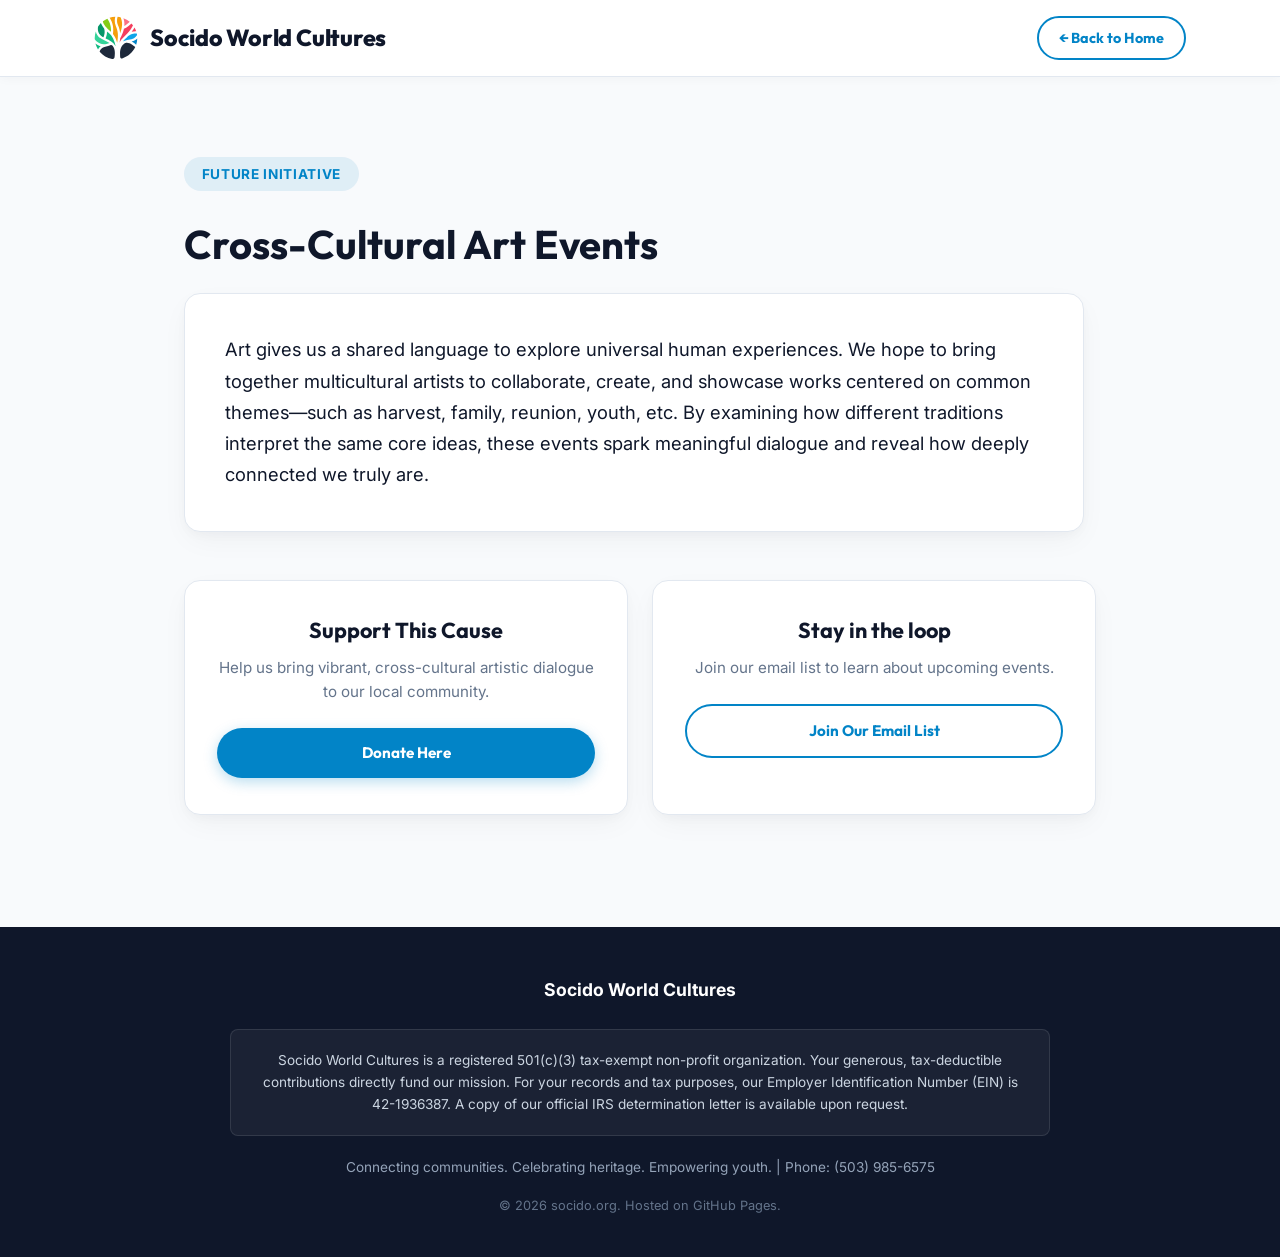
<file: project-art-events.html>
<!DOCTYPE html>
<html lang="en">
<head>
  <meta charset="UTF-8">
  <meta name="viewport" content="width=device-width, initial-scale=1.0">
  <title>Cross-Cultural Art Events — Socido World Cultures</title>
  <meta name="description" content="Bringing together multicultural artists to collaborate and showcase works centered on shared themes.">
  <link rel="icon" type="image/svg+xml" href="images/socido-logo.svg">
  <link rel="stylesheet" href="style.css?v=10">
</head>
<body>

  <!-- Minimal Header -->
  <header class="site-header">
    <div class="container header-inner">
      <a href="index.html" class="brand-logo">
        <div class="logo-badge" aria-label="Socido World Cultures Tree Logo">
          <img src="images/socido-logo.svg" alt="Socido World Cultures Tree Logo" width="42" height="42">
        </div>
        <span>Socido World Cultures</span>
      </a>
      <a href="index.html#projects" class="btn btn-outline" style="padding: 0.5rem 1.25rem; font-size: 0.9rem;">&larr; Back to Home</a>
    </div>
  </header>

  <main>
    <section class="section">
      <div class="container" style="max-width: 960px;">
        <span class="tag">Future Initiative</span>
        <h1 style="font-size: 2.5rem; margin: 1rem 0 1.5rem 0;">Cross-Cultural Art Events</h1>
        
        <!-- Intro Text (Exact User Wording) -->
        <div class="vision-card" style="margin: 0 0 3rem 0;">
          <p style="font-size: 1.15rem; line-height: 1.7; color: var(--text-heading);">
            Art gives us a shared language to explore universal human experiences. We hope to bring together multicultural artists to collaborate, create, and showcase works centered on common themes—such as harvest, family, reunion, youth, etc. By examining how different traditions interpret the same core ideas, these events spark meaningful dialogue and reveal how deeply connected we truly are.
          </p>
        </div>

        <!-- Two Action Cards: Support This Cause + Stay in the loop -->
        <div style="display: grid; grid-template-columns: 1fr 1fr; gap: 1.5rem; text-align: center; margin-bottom: 2rem;">
          <div style="background: #ffffff; padding: 2.25rem 2rem; border-radius: var(--radius-md); border: 1px solid var(--border-light); box-shadow: var(--shadow-card);">
            <h3 style="font-size: 1.35rem; margin-bottom: 0.75rem; color: var(--text-heading);">Support This Cause</h3>
            <p style="color: var(--text-muted); font-size: 0.95rem; margin-bottom: 1.5rem; line-height: 1.6;">Help us bring vibrant, cross-cultural artistic dialogue to our local community.</p>
            <a href="index.html#donate" class="btn btn-primary" style="width: 100%;">Donate Here</a>
          </div>

          <div style="background: #ffffff; padding: 2.25rem 2rem; border-radius: var(--radius-md); border: 1px solid var(--border-light); box-shadow: var(--shadow-card);">
            <h3 style="font-size: 1.35rem; margin-bottom: 0.75rem; color: var(--text-heading);">Stay in the loop</h3>
            <p style="color: var(--text-muted); font-size: 0.95rem; margin-bottom: 1.5rem; line-height: 1.6;">Join our email list to learn about upcoming events.</p>
            <a href="index.html#contact" class="btn btn-outline" style="width: 100%;">Join Our Email List</a>
          </div>
        </div>
      </div>
    </section>
  </main>

  <footer class="site-footer">
    <div class="container">
      <p style="margin-bottom: 0.5rem; font-weight: 700; font-size: 1.1rem; color: #ffffff;">Socido World Cultures</p>
      
      <!-- 501(c)(3) Disclaimer Paragraph -->
      <div class="nonprofit-disclaimer">
        Socido World Cultures is a registered 501(c)(3) tax-exempt non-profit organization. Your generous, tax-deductible contributions directly fund our mission. For your records and tax purposes, our Employer Identification Number (EIN) is 42-1936387. A copy of our official IRS determination letter is available upon request.
      </div>

      <p style="color: #94a3b8; font-size: 0.85rem;">Connecting communities. Celebrating heritage. Empowering youth. | Phone: (503) 985-6575</p>
      <p style="color: #64748b; font-size: 0.8rem; margin-top: 1rem;">&copy; 2026 socido.org. Hosted on GitHub Pages.</p>
    </div>
  </footer>

  <script src="script.js"></script>
</body>
</html>
</file>
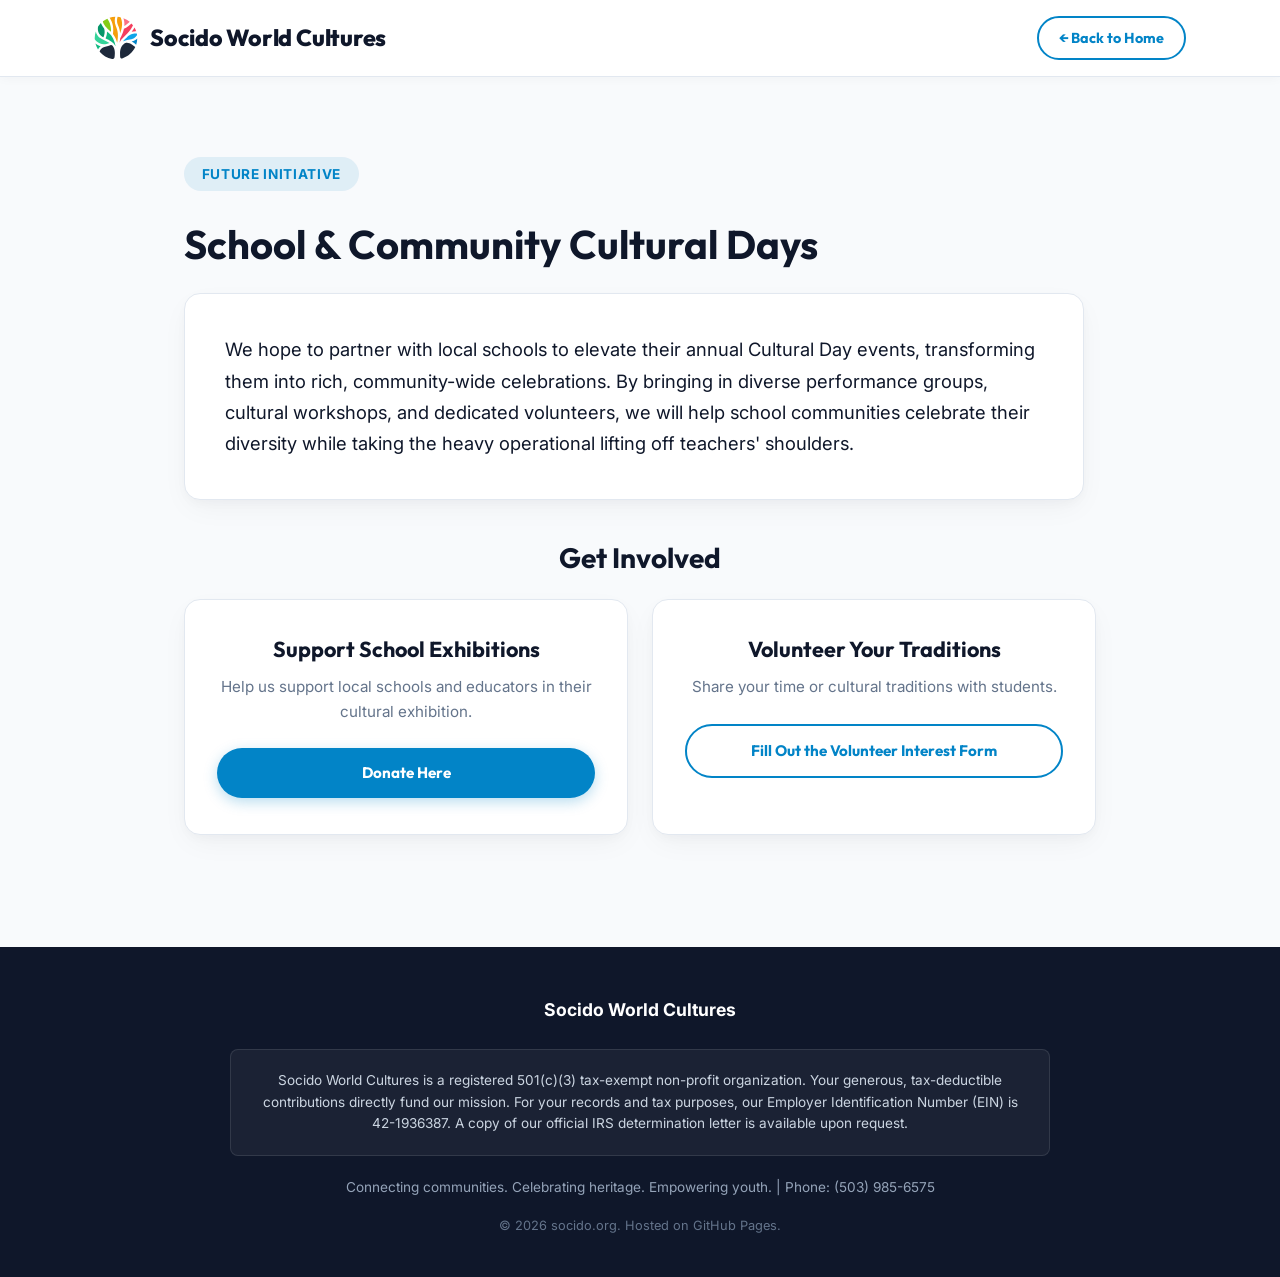
<file: project-cultural-days.html>
<!DOCTYPE html>
<html lang="en">
<head>
  <meta charset="UTF-8">
  <meta name="viewport" content="width=device-width, initial-scale=1.0">
  <title>School & Community Cultural Days — Socido World Cultures</title>
  <meta name="description" content="Partnering with local schools to elevate annual Cultural Day events with performances, workshops, and volunteers.">
  <link rel="icon" type="image/svg+xml" href="images/socido-logo.svg">
  <link rel="stylesheet" href="style.css?v=10">
</head>
<body>

  <!-- Minimal Header -->
  <header class="site-header">
    <div class="container header-inner">
      <a href="index.html" class="brand-logo">
        <div class="logo-badge" aria-label="Socido World Cultures Tree Logo">
          <img src="images/socido-logo.svg" alt="Socido World Cultures Tree Logo" width="42" height="42">
        </div>
        <span>Socido World Cultures</span>
      </a>
      <a href="index.html#projects" class="btn btn-outline" style="padding: 0.5rem 1.25rem; font-size: 0.9rem;">&larr; Back to Home</a>
    </div>
  </header>

  <main>
    <section class="section">
      <div class="container" style="max-width: 960px;">
        <span class="tag">Future Initiative</span>
        <h1 style="font-size: 2.5rem; margin: 1rem 0 1.5rem 0;">School & Community Cultural Days</h1>
        
        <!-- Intro Text (Exact User Wording) -->
        <div class="vision-card" style="margin: 0 0 2.5rem 0;">
          <p style="font-size: 1.15rem; line-height: 1.7; color: var(--text-heading);">
            We hope to partner with local schools to elevate their annual Cultural Day events, transforming them into rich, community-wide celebrations. By bringing in diverse performance groups, cultural workshops, and dedicated volunteers, we will help school communities celebrate their diversity while taking the heavy operational lifting off teachers' shoulders.
          </p>
        </div>

        <!-- Get Involved Section -->
        <h2 style="font-size: 1.75rem; margin-bottom: 1.5rem; text-align: center;">Get Involved</h2>
        <div style="display: grid; grid-template-columns: 1fr 1fr; gap: 1.5rem; text-align: center; margin-bottom: 2rem;">
          <div style="background: #ffffff; padding: 2.25rem 2rem; border-radius: var(--radius-md); border: 1px solid var(--border-light); box-shadow: var(--shadow-card);">
            <h3 style="font-size: 1.35rem; margin-bottom: 0.75rem; color: var(--text-heading);">Support School Exhibitions</h3>
            <p style="color: var(--text-muted); font-size: 0.95rem; margin-bottom: 1.5rem; line-height: 1.6;">Help us support local schools and educators in their cultural exhibition.</p>
            <a href="index.html#donate" class="btn btn-primary" style="width: 100%;">Donate Here</a>
          </div>

          <div style="background: #ffffff; padding: 2.25rem 2rem; border-radius: var(--radius-md); border: 1px solid var(--border-light); box-shadow: var(--shadow-card);">
            <h3 style="font-size: 1.35rem; margin-bottom: 0.75rem; color: var(--text-heading);">Volunteer Your Traditions</h3>
            <p style="color: var(--text-muted); font-size: 0.95rem; margin-bottom: 1.5rem; line-height: 1.6;">Share your time or cultural traditions with students.</p>
            <a href="index.html#contact" class="btn btn-outline" style="width: 100%;">Fill Out the Volunteer Interest Form</a>
          </div>
        </div>
      </div>
    </section>
  </main>

  <footer class="site-footer">
    <div class="container">
      <p style="margin-bottom: 0.5rem; font-weight: 700; font-size: 1.1rem; color: #ffffff;">Socido World Cultures</p>
      
      <!-- 501(c)(3) Disclaimer Paragraph -->
      <div class="nonprofit-disclaimer">
        Socido World Cultures is a registered 501(c)(3) tax-exempt non-profit organization. Your generous, tax-deductible contributions directly fund our mission. For your records and tax purposes, our Employer Identification Number (EIN) is 42-1936387. A copy of our official IRS determination letter is available upon request.
      </div>

      <p style="color: #94a3b8; font-size: 0.85rem;">Connecting communities. Celebrating heritage. Empowering youth. | Phone: (503) 985-6575</p>
      <p style="color: #64748b; font-size: 0.8rem; margin-top: 1rem;">&copy; 2026 socido.org. Hosted on GitHub Pages.</p>
    </div>
  </footer>

  <script src="script.js"></script>
</body>
</html>
</file>
<file: style.css>
/* ==========================================================================
   Socido Website — Bright, Trustworthy & Educational Design System
   ========================================================================== */

@import url('https://fonts.googleapis.com/css2?family=Inter:wght@400;500;600;700&family=Outfit:wght@500;600;700;800&family=Ma+Shan+Zheng&display=swap');

:root {
  /* Color Palette — Cultural Blossom Design System */
  --bg-body: #f8fafc;        /* Crisp modern airy slate-white */
  --bg-card: #ffffff;
  --bg-subtle: #f0f9ff;      /* Soft sky-tinted background */
  
  --primary: #0284c7;        /* Ocean Azure Blue — trust, global connection, unity */
  --primary-hover: #0369a1;  /* Deep Ocean Blue */
  --secondary: #10b981;      /* Emerald Jade — organic growth & vitality */
  --secondary-hover: #059669;
  --accent: #f59e0b;         /* Sunbeam Gold — warmth & intellect */
  --accent-coral: #f43f5e;   /* Cultural Coral Rose — passion & celebration */
  
  --text-heading: #0f172a;   /* Obsidian Navy / Deep Slate */
  --text-body: #334155;      /* Balanced Charcoal Slate */
  --text-muted: #64748b;     /* Muted Cool Slate */
  
  --border-light: #e2e8f0;
  --border-focus: #0284c7;
  
  /* Typography */
  --font-heading: 'Outfit', -apple-system, BlinkMacSystemFont, sans-serif;
  --font-body: 'Inter', -apple-system, BlinkMacSystemFont, sans-serif;

  /* Spacing & Radii */
  --container-max: 1140px;
  --radius-sm: 8px;
  --radius-md: 16px;
  --radius-lg: 24px;
  
  /* Shadows */
  --shadow-card: 0 10px 30px -5px rgba(15, 23, 42, 0.05), 0 4px 12px -2px rgba(15, 23, 42, 0.03);
  --shadow-hover: 0 20px 40px -10px rgba(2, 132, 199, 0.16), 0 8px 20px -4px rgba(2, 132, 199, 0.08);
  
  --transition: all 0.25s ease;
}

/* Reset & Global Base */
*, *::before, *::after {
  box-sizing: border-box;
  margin: 0;
  padding: 0;
}

html {
  scroll-behavior: smooth;
  font-size: 16px;
}

body {
  font-family: var(--font-body);
  background-color: var(--bg-body);
  color: var(--text-body);
  line-height: 1.7;
  overflow-x: hidden;
  min-height: 100vh;
  display: flex;
  flex-direction: column;
}

a {
  color: inherit;
  text-decoration: none;
  transition: var(--transition);
}

img {
  max-width: 100%;
  height: auto;
  display: block;
}

/* Typography */
h1, h2, h3, h4, h5, h6 {
  font-family: var(--font-heading);
  font-weight: 700;
  color: var(--text-heading);
  line-height: 1.25;
}

.text-highlight {
  color: var(--primary);
}

.container {
  width: 100%;
  max-width: var(--container-max);
  margin: 0 auto;
  padding: 0 1.5rem;
}

.section {
  padding: 5rem 0;
}

.section-header {
  text-align: center;
  max-width: 720px;
  margin: 0 auto 3rem auto;
}

.tag,
.section-header .tag {
  display: inline-block;
  padding: 0.35rem 1.1rem;
  background: rgba(2, 132, 199, 0.1);
  color: var(--primary);
  border-radius: 50px;
  font-size: 0.85rem;
  font-weight: 700;
  letter-spacing: 0.05em;
  text-transform: uppercase;
  margin-bottom: 0.75rem;
}

.spotlight-banner {
  background: linear-gradient(135deg, rgba(2, 132, 199, 0.08) 0%, rgba(16, 185, 129, 0.06) 100%);
  border: 1px solid #e0f2fe;
  border-left: 5px solid var(--primary);
  padding: 2.25rem 2.5rem;
  border-radius: var(--radius-sm);
  margin-bottom: 3rem;
  box-shadow: var(--shadow-card);
}

.section-header h2 {
  font-size: 2.25rem;
  margin-bottom: 0.75rem;
}

.section-header p {
  color: var(--text-muted);
  font-size: 1.1rem;
}

/* ==========================================================================
   Header & Navigation — Circular Tree Logo & Clean Branding
   ========================================================================== */
.site-header {
  position: sticky;
  top: 0;
  z-index: 1000;
  background: rgba(255, 255, 255, 0.95);
  backdrop-filter: blur(10px);
  -webkit-backdrop-filter: blur(10px);
  border-bottom: 1px solid var(--border-light);
  box-shadow: 0 2px 10px rgba(0, 0, 0, 0.03);
}

.header-inner {
  display: flex;
  align-items: center;
  justify-content: space-between;
  height: 76px;
}

.brand-logo {
  display: flex;
  align-items: center;
  gap: 0.75rem;
  font-family: var(--font-heading);
  font-weight: 800;
  font-size: 1.45rem;
  color: var(--text-heading);
  letter-spacing: -0.01em;
}

/* Circular Tree Logo Badge */
.logo-badge {
  width: 44px;
  height: 44px;
  background: transparent;
  display: flex;
  align-items: center;
  justify-content: center;
  flex-shrink: 0;
}

.logo-badge img,
.logo-badge svg {
  width: 100%;
  height: 100%;
  display: block;
}

.nav-menu {
  display: flex;
  align-items: center;
  gap: 1.5rem;
  list-style: none;
}

.nav-link {
  font-weight: 600;
  font-size: 0.95rem;
  color: var(--text-body);
}

.nav-link:hover {
  color: var(--primary);
}

.btn {
  display: inline-flex;
  align-items: center;
  justify-content: center;
  gap: 0.5rem;
  padding: 0.75rem 1.6rem;
  border-radius: 50px;
  font-family: var(--font-heading);
  font-weight: 700;
  font-size: 0.95rem;
  cursor: pointer;
  border: none;
  transition: var(--transition);
}

.btn-primary {
  background: var(--primary);
  color: #ffffff;
  box-shadow: 0 4px 14px rgba(2, 132, 199, 0.28);
}

.btn-primary:hover {
  background: var(--primary-hover);
  transform: translateY(-2px);
  box-shadow: 0 6px 18px rgba(2, 132, 199, 0.38);
}

.btn-outline {
  background: transparent;
  color: var(--primary);
  border: 2px solid var(--primary);
}

.btn-outline:hover {
  background: rgba(2, 132, 199, 0.08);
  transform: translateY(-2px);
}

/* Mobile Toggle */
.mobile-toggle {
  display: none;
  background: none;
  border: none;
  font-size: 1.5rem;
  color: var(--text-heading);
  cursor: pointer;
}

/* ==========================================================================
   Vision Hero Section
   ========================================================================== */
.hero-vision {
  padding: 4.5rem 0 3.5rem 0;
  background: linear-gradient(180deg, rgba(2, 132, 199, 0.06) 0%, rgba(16, 185, 129, 0.04) 50%, rgba(248, 250, 252, 1) 100%);
  text-align: center;
}

.hero-vision h1 {
  font-size: 2.75rem;
  max-width: 900px;
  margin: 0 auto 1.5rem auto;
  letter-spacing: -0.01em;
}

.vision-card {
  background: var(--bg-card);
  border-radius: var(--radius-md);
  border: 1px solid var(--border-light);
  padding: 2.5rem;
  box-shadow: var(--shadow-card);
  max-width: 900px;
  margin: 2rem auto 0 auto;
  text-align: left;
}

.vision-card p {
  font-size: 1.125rem;
  color: var(--text-body);
  margin-bottom: 1.25rem;
}

.vision-card p:last-child {
  margin-bottom: 0;
}

/* ==========================================================================
   Project Boxes Grid — Balanced 2x2 Layout
   ========================================================================== */
.projects-grid-2x2 {
  display: grid;
  grid-template-columns: repeat(2, 1fr);
  gap: 2.5rem;
}

.project-box {
  background: var(--bg-card);
  border: 1px solid var(--border-light);
  border-radius: var(--radius-md);
  overflow: hidden;
  box-shadow: var(--shadow-card);
  transition: var(--transition);
  display: flex;
  flex-direction: column;
}

.project-box:hover {
  transform: translateY(-5px);
  box-shadow: var(--shadow-hover);
  border-color: rgba(2, 132, 199, 0.35);
}

.project-thumb {
  height: 240px;
  overflow: hidden;
  background: var(--bg-subtle);
}

.project-thumb img {
  width: 100%;
  height: 100%;
  object-fit: cover;
  transition: transform 0.5s ease;
}

.project-box:hover .project-thumb img {
  transform: scale(1.05);
}

.project-body {
  padding: 2rem;
  display: flex;
  flex-direction: column;
  flex-grow: 1;
}

.project-body h3 {
  font-size: 1.4rem;
  margin-bottom: 0.85rem;
}

.project-body p {
  color: var(--text-muted);
  font-size: 0.98rem;
  line-height: 1.65;
  margin-bottom: 1.75rem;
  flex-grow: 1;
}

/* ==========================================================================
   Photo Gallery Grid — Complete Image Preservation (No Face Cropping)
   ========================================================================== */
.gallery-cluster {
  margin-bottom: 3.5rem;
}

.cluster-title {
  font-size: 1.4rem;
  color: var(--text-heading);
  margin-bottom: 1.25rem;
  display: flex;
  align-items: center;
  gap: 0.6rem;
  border-bottom: 2px solid var(--border-light);
  padding-bottom: 0.5rem;
  text-transform: capitalize;
}

.gallery-grid {
  display: grid;
  grid-template-columns: repeat(auto-fill, minmax(280px, 1fr));
  gap: 1.75rem;
  align-items: start;
}

.gallery-card {
  position: relative;
  background: #ffffff;
  border: 1px solid var(--border-light);
  border-radius: var(--radius-sm);
  overflow: hidden;
  box-shadow: var(--shadow-card);
  transition: var(--transition);
  display: flex;
  flex-direction: column;
  cursor: pointer;
}

.gallery-card:hover {
  transform: translateY(-4px);
  box-shadow: var(--shadow-hover);
  border-color: rgba(2, 132, 199, 0.4);
}

.gallery-card:focus-visible {
  outline: 3px solid var(--primary);
  outline-offset: 2px;
}

.gallery-card-thumb {
  position: relative;
  width: 100%;
  background: var(--bg-subtle);
  display: flex;
  align-items: center;
  justify-content: center;
  padding: 0.5rem;
  min-height: 200px;
  overflow: hidden;
}

.gallery-card-thumb img {
  width: 100%;
  height: auto;
  max-height: 480px;
  object-fit: contain;
  border-radius: 4px;
  transition: transform 0.35s ease;
}

.gallery-card:hover .gallery-card-thumb img {
  transform: scale(1.03);
}

/* Elegant zoom pill badge on hover */
.gallery-zoom-badge {
  position: absolute;
  bottom: 0.75rem;
  right: 0.75rem;
  background: rgba(15, 23, 42, 0.78);
  backdrop-filter: blur(6px);
  -webkit-backdrop-filter: blur(6px);
  color: #ffffff;
  padding: 0.35rem 0.75rem;
  border-radius: 50px;
  font-size: 0.75rem;
  font-weight: 600;
  display: inline-flex;
  align-items: center;
  gap: 0.35rem;
  opacity: 0;
  transform: translateY(6px);
  transition: all 0.25s ease;
  pointer-events: none;
  box-shadow: 0 4px 10px rgba(0, 0, 0, 0.25);
  z-index: 2;
}

.gallery-card:hover .gallery-zoom-badge {
  opacity: 1;
  transform: translateY(0);
}

/* Thinner, smaller, elegant subscript captions */
.gallery-caption {
  padding: 0.75rem 0.85rem;
  font-size: 0.85rem;
  font-weight: 400;
  color: var(--text-muted);
  text-align: center;
  background: #ffffff;
  border-top: 1px solid var(--border-light);
  line-height: 1.45;
}

/* ==========================================================================
   Interactive Lightbox Modal
   ========================================================================== */
.lightbox-modal {
  position: fixed;
  inset: 0;
  z-index: 9999;
  display: flex;
  align-items: center;
  justify-content: center;
  padding: 1.5rem;
  opacity: 0;
  visibility: hidden;
  transition: opacity 0.25s ease, visibility 0.25s ease;
}

.lightbox-modal.active {
  opacity: 1;
  visibility: visible;
}

.lightbox-backdrop {
  position: absolute;
  inset: 0;
  background: rgba(15, 23, 42, 0.94);
  backdrop-filter: blur(14px);
  -webkit-backdrop-filter: blur(14px);
  cursor: zoom-out;
}

.lightbox-close {
  position: absolute;
  top: 1.5rem;
  right: 1.5rem;
  width: 44px;
  height: 44px;
  border-radius: 50%;
  background: rgba(255, 255, 255, 0.12);
  border: 1px solid rgba(255, 255, 255, 0.2);
  color: #ffffff;
  font-size: 1.75rem;
  line-height: 1;
  display: flex;
  align-items: center;
  justify-content: center;
  cursor: pointer;
  z-index: 10001;
  transition: all 0.2s ease;
}

.lightbox-close:hover {
  background: rgba(255, 255, 255, 0.25);
  transform: scale(1.08);
}

.lightbox-nav {
  position: absolute;
  top: 50%;
  transform: translateY(-50%);
  width: 52px;
  height: 52px;
  border-radius: 50%;
  background: rgba(255, 255, 255, 0.12);
  border: 1px solid rgba(255, 255, 255, 0.2);
  color: #ffffff;
  font-size: 1.6rem;
  display: flex;
  align-items: center;
  justify-content: center;
  cursor: pointer;
  z-index: 10001;
  transition: all 0.2s ease;
  user-select: none;
}

.lightbox-nav:hover {
  background: rgba(255, 255, 255, 0.25);
  transform: translateY(-50%) scale(1.08);
}

.lightbox-prev {
  left: 1.5rem;
}

.lightbox-next {
  right: 1.5rem;
}

.lightbox-content {
  position: relative;
  z-index: 10000;
  max-width: 90vw;
  max-height: 92vh;
  display: flex;
  flex-direction: column;
  align-items: center;
  justify-content: center;
  pointer-events: auto;
}

.lightbox-image-wrap {
  position: relative;
  display: flex;
  align-items: center;
  justify-content: center;
  max-width: 100%;
  max-height: calc(85vh - 70px);
}

.lightbox-image-wrap img {
  max-width: 90vw;
  max-height: calc(85vh - 70px);
  width: auto;
  height: auto;
  object-fit: contain;
  border-radius: 8px;
  box-shadow: 0 25px 60px -10px rgba(0, 0, 0, 0.8);
  transition: opacity 0.25s ease, transform 0.25s ease;
  user-select: none;
}

.lightbox-info {
  margin-top: 1rem;
  text-align: center;
  max-width: 720px;
  color: #ffffff;
}

.lightbox-counter {
  display: inline-block;
  font-size: 0.8rem;
  text-transform: uppercase;
  letter-spacing: 0.08em;
  font-weight: 700;
  color: var(--primary);
  background: rgba(2, 132, 199, 0.25);
  border: 1px solid rgba(2, 132, 199, 0.45);
  padding: 0.25rem 0.85rem;
  border-radius: 50px;
  margin-bottom: 0.45rem;
}

.lightbox-caption {
  font-size: 1.05rem;
  font-weight: 500;
  line-height: 1.5;
  color: #f8fafc;
  text-shadow: 0 2px 4px rgba(0, 0, 0, 0.6);
  margin: 0;
}

@media (max-width: 768px) {
  .lightbox-nav {
    width: 42px;
    height: 42px;
    font-size: 1.3rem;
  }
  .lightbox-prev {
    left: 0.5rem;
  }
  .lightbox-next {
    right: 0.5rem;
  }
  .lightbox-close {
    top: 0.75rem;
    right: 0.75rem;
    width: 40px;
    height: 40px;
  }
  .lightbox-image-wrap img {
    max-width: 94vw;
    max-height: calc(75vh - 60px);
  }
  .lightbox-caption {
    font-size: 0.92rem;
  }
}

/* ==========================================================================
   Donation Box (Zelle Info & Designation Select)
   ========================================================================== */
.donation-box {
  background: #ffffff;
  border: 2px solid var(--primary);
  border-radius: var(--radius-md);
  padding: 3rem 2.5rem;
  box-shadow: var(--shadow-hover);
  text-align: center;
  max-width: 800px;
  margin: 0 auto;
}

.zelle-badge {
  display: inline-flex;
  align-items: center;
  gap: 0.5rem;
  background: rgba(2, 132, 199, 0.1);
  color: var(--primary);
  font-weight: 700;
  padding: 0.4rem 1.2rem;
  border-radius: 50px;
  font-size: 0.9rem;
  margin-bottom: 1.25rem;
}

.zelle-handle {
  font-family: var(--font-heading);
  font-size: 2rem;
  font-weight: 800;
  color: var(--text-heading);
  background: var(--bg-subtle);
  padding: 1rem 1.5rem;
  border-radius: var(--radius-sm);
  display: inline-block;
  margin: 1rem 0;
  user-select: all;
  border: 1px dashed var(--primary);
}

.donation-select-group {
  max-width: 500px;
  margin: 1.5rem auto 1rem auto;
  text-align: left;
}

.donation-select-group label {
  display: block;
  font-size: 0.9rem;
  font-weight: 600;
  color: var(--text-heading);
  margin-bottom: 0.4rem;
}

.donation-select-group select {
  width: 100%;
  padding: 0.8rem 1rem;
  background: #ffffff;
  border: 1px solid var(--border-light);
  border-radius: var(--radius-sm);
  font-family: var(--font-body);
  font-size: 0.95rem;
  color: var(--text-heading);
}

/* ==========================================================================
   Contact Area
   ========================================================================== */
.contact-section {
  background: #ffffff;
  border-top: 1px solid var(--border-light);
  padding: 4.5rem 0;
}

.contact-card {
  background: var(--bg-body);
  border: 1px solid var(--border-light);
  border-radius: var(--radius-md);
  padding: 2.5rem;
  box-shadow: var(--shadow-card);
}

.phone-badge {
  display: inline-flex;
  align-items: center;
  gap: 0.75rem;
  font-family: var(--font-heading);
  font-size: 1.35rem;
  font-weight: 700;
  color: var(--primary);
  margin-bottom: 1.5rem;
}

.form-group {
  margin-bottom: 1.25rem;
}

.form-group label {
  display: block;
  font-weight: 600;
  font-size: 0.9rem;
  color: var(--text-heading);
  margin-bottom: 0.4rem;
}

.form-group input,
.form-group select,
.form-group textarea {
  width: 100%;
  padding: 0.8rem 1rem;
  background: #ffffff;
  border: 1px solid var(--border-light);
  border-radius: var(--radius-sm);
  font-family: var(--font-body);
  font-size: 0.95rem;
  color: var(--text-heading);
  transition: var(--transition);
}

.form-group input:focus,
.form-group select:focus,
.form-group textarea:focus {
  outline: none;
  border-color: var(--border-focus);
  box-shadow: 0 0 0 3px rgba(2, 132, 199, 0.2);
}

/* ==========================================================================
   Footer — 501(c)(3) Non-Profit Status
   ========================================================================== */
.site-footer {
  margin-top: auto;
  background: var(--text-heading);
  color: #94a3b8;
  padding: 3rem 0 2.5rem 0;
  font-size: 0.9rem;
  text-align: center;
}

.site-footer a {
  color: #f8fafc;
}

.nonprofit-disclaimer {
  max-width: 820px;
  margin: 1.5rem auto 1.25rem auto;
  padding: 1.25rem;
  background: rgba(255, 255, 255, 0.05);
  border: 1px solid rgba(255, 255, 255, 0.1);
  border-radius: var(--radius-sm);
  color: #cbd5e1;
  font-size: 0.85rem;
  line-height: 1.6;
  text-align: center;
}

/* ==========================================================================
   Board of Directors — Vertical Stacked Layout (One Below Another)
   ========================================================================== */
.board-list {
  display: flex;
  flex-direction: column;
  gap: 2rem;
  max-width: 960px;
  margin: 2.5rem auto 0 auto;
}

.board-card {
  background: #ffffff;
  border: 1px solid var(--border-light);
  border-radius: var(--radius-md);
  padding: 2.25rem 2.5rem;
  box-shadow: var(--shadow-card);
  transition: var(--transition);
  display: flex;
  flex-direction: row;
  align-items: center;
  gap: 2.25rem;
  position: relative;
  overflow: hidden;
}

.board-card::before {
  content: '';
  position: absolute;
  top: 0;
  left: 0;
  bottom: 0;
  width: 5px;
  background: linear-gradient(180deg, var(--primary) 0%, var(--secondary) 35%, var(--accent) 70%, var(--accent-coral) 100%);
  opacity: 0.9;
  transition: width 0.25s ease;
}

.board-card:hover {
  transform: translateY(-3px);
  box-shadow: var(--shadow-hover);
  border-color: rgba(2, 132, 199, 0.4);
}

.board-card:hover::before {
  width: 8px;
}

.board-photo-wrap {
  position: relative;
  width: 140px;
  height: 140px;
  border-radius: 50%;
  padding: 5px;
  background: linear-gradient(135deg, rgba(2, 132, 199, 0.25), rgba(16, 185, 129, 0.3));
  flex-shrink: 0;
}

.board-photo {
  width: 100%;
  height: 100%;
  border-radius: 50%;
  object-fit: cover;
  background: var(--bg-subtle);
  display: block;
}

.board-content {
  flex: 1;
  display: flex;
  flex-direction: column;
  text-align: left;
}

.board-header-info {
  display: flex;
  align-items: baseline;
  justify-content: space-between;
  flex-wrap: wrap;
  gap: 0.75rem;
  margin-bottom: 0.85rem;
  padding-bottom: 0.6rem;
  border-bottom: 1px solid var(--border-light);
}

.board-content h3 {
  font-size: 1.45rem;
  color: var(--text-heading);
  margin: 0;
}

.board-role {
  display: inline-block;
  font-size: 0.82rem;
  font-weight: 700;
  text-transform: uppercase;
  letter-spacing: 0.05em;
  color: var(--primary);
  background: rgba(2, 132, 199, 0.1);
  padding: 0.3rem 0.9rem;
  border-radius: 50px;
  margin: 0;
}

.board-bio {
  color: var(--text-body);
  font-size: 0.98rem;
  line-height: 1.75;
  margin: 0;
}

@media (max-width: 768px) {
  .board-card {
    flex-direction: column;
    align-items: center;
    text-align: center;
    padding: 2rem 1.5rem;
    gap: 1.5rem;
  }
  .board-content {
    text-align: center;
  }
  .board-header-info {
    flex-direction: column;
    align-items: center;
    gap: 0.5rem;
    padding-bottom: 0.75rem;
  }
  .board-bio {
    text-align: left;
  }
}

/* Responsive */
@media (max-width: 992px) {
  .projects-grid-2x2 {
    grid-template-columns: 1fr;
    gap: 2rem;
  }
}

@media (max-width: 768px) {
  .hero-vision h1 {
    font-size: 2rem;
  }
  .zelle-handle {
    font-size: 1.4rem;
  }
  .mobile-toggle {
    display: block;
  }
  .nav-menu {
    position: fixed;
    top: 76px;
    left: 0;
    width: 100%;
    background: #ffffff;
    flex-direction: column;
    padding: 2rem;
    gap: 1rem;
    border-bottom: 1px solid var(--border-light);
    transform: translateY(-150%);
    transition: transform 0.3s ease;
    box-shadow: 0 10px 20px rgba(0,0,0,0.05);
  }
  .nav-menu.open {
    transform: translateY(0);
  }
}
</file>
